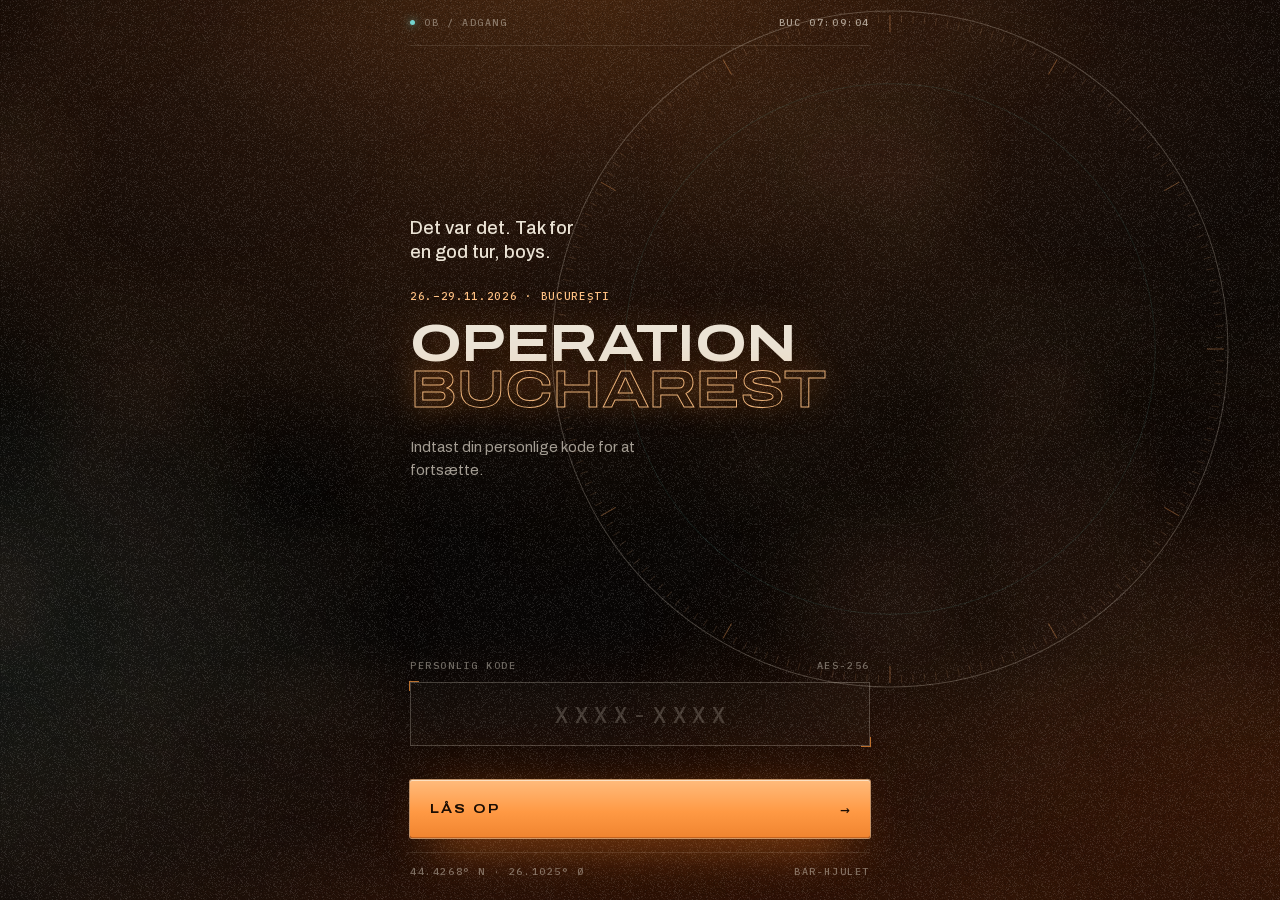
<file: index.html>
<!DOCTYPE html>
<html lang="da">
<head>
  <meta charset="utf-8">
  <meta name="viewport" content="width=device-width, initial-scale=1, viewport-fit=cover">
  <meta name="apple-mobile-web-app-capable" content="yes">
  <meta name="mobile-web-app-capable" content="yes">
  <meta name="apple-mobile-web-app-status-bar-style" content="black-translucent">
  <meta name="apple-mobile-web-app-title" content="Bucharest">
  <meta name="theme-color" content="#070605">
  <meta name="format-detection" content="telephone=no">
  <meta name="robots" content="noindex, nofollow">
  <title>Operation Bucharest</title>
  <link rel="manifest" href="manifest.webmanifest">
  <link rel="apple-touch-icon" href="icon-180.png">
  <link rel="icon" type="image/png" href="icon-192.png">
  <link rel="preload" href="fonts/archivo-100-900-latin.woff2" as="font" type="font/woff2" crossorigin>
  <link rel="preload" href="fonts/archivo-narrow-400-700-latin.woff2" as="font" type="font/woff2" crossorigin>
  <link rel="preload" href="fonts/ibm-plex-mono-500-latin.woff2" as="font" type="font/woff2" crossorigin>
  <link rel="stylesheet" href="fonts/fonts.css">
  <style>
    /* VOICE: a quiet mission terminal at the edge of a dust storm; few words, exact numbers
       IDEA: an instrument for deciding, glowing through orange haze
       PICTURE: the glass wheel, lit from behind like a sun through dust
       COLOUR and TYPE: warm near-black, amber glow, cold teal hairlines, bone text;
                        Archivo (wide) for titles, Archivo Narrow on the wheel, IBM Plex Mono for readouts
       LAYOUT: one screen at a time; readout bars top and bottom, hairline rules, wide margins */
    :root {
      --bg: #070605;
      --bone: #ebe3d5; --bone-2: rgba(235,227,213,.68); --bone-3: rgba(235,227,213,.44); --bone-4: rgba(235,227,213,.22);
      --line: rgba(235,227,213,.12); --line-2: rgba(235,227,213,.24);
      --amber: #ff9a3d; --amber-hi: #ffc285; --amber-deep: #c45a1c;
      --teal: #74d4cf; --teal-2: rgba(116,212,207,.5);
      --err: #ff7f61;
      --f-wide: 'Archivo', 'Helvetica Neue', Arial, sans-serif;
      --f-narrow: 'Archivo Narrow', 'Arial Narrow', sans-serif;
      --f-mono: 'IBM Plex Mono', ui-monospace, Menlo, monospace;
      --ease: cubic-bezier(.2,.75,0,1);
      --hair: 1px;
      --pad: clamp(16px, 5.4vw, 28px);
      color-scheme: dark;
    }
    @media (min-resolution: 2dppx) { :root { --hair: .5px; --line: rgba(235,227,213,.2); --line-2: rgba(235,227,213,.34); } }
    *, *::before, *::after { margin: 0; padding: 0; box-sizing: border-box; }
    [hidden] { display: none !important; }
    html, body {
      height: 100%; overflow: hidden; background: var(--bg); color: var(--bone);
      font-family: var(--f-wide); -webkit-font-smoothing: antialiased; -moz-osx-font-smoothing: grayscale;
      -webkit-tap-highlight-color: transparent; user-select: none; -webkit-user-select: none; touch-action: manipulation;
      -webkit-text-size-adjust: 100%;
    }
    input { user-select: text; -webkit-user-select: text; }
    button { font-family: inherit; color: inherit; }
    button:focus-visible, input:focus-visible, a:focus-visible { outline: 1px solid var(--teal); outline-offset: 3px; }
    .mono { font-family: var(--f-mono); font-weight: 500; text-transform: uppercase; letter-spacing: .16em; }

    /* ── Atmosphere: dust haze, drifting light, film grain ── */
    .atmos {
      position: fixed; inset: 0; z-index: 0; pointer-events: none; overflow: hidden;
      background:
        radial-gradient(140% 60% at 50% 112%, rgba(150,62,18,.55) 0%, rgba(70,26,8,.32) 38%, transparent 70%),
        linear-gradient(180deg, #0b0807 0%, #070605 50%, #0a0605 100%);
    }
    .haze { position: absolute; border-radius: 50%; will-change: transform; }
    .haze.a { width: 150vmax; height: 105vmax; left: -30vmax; top: -62vmax;
      background: radial-gradient(closest-side, rgba(255,136,48,.30), rgba(255,118,40,.10) 52%, transparent);
      animation: driftA 47s ease-in-out infinite alternate; }
    .haze.b { width: 125vmax; height: 90vmax; right: -70vmax; bottom: -42vmax;
      background: radial-gradient(closest-side, rgba(204,86,24,.34), rgba(150,58,18,.10) 58%, transparent);
      animation: driftB 61s ease-in-out infinite alternate; }
    .haze.c { width: 95vmax; height: 70vmax; left: -58vmax; top: 34%;
      background: radial-gradient(closest-side, rgba(96,196,204,.10), transparent);
      animation: driftC 73s ease-in-out infinite alternate; }
    @keyframes driftA { to { transform: translate3d(14vmax, 8vmax, 0) scale(1.1); } }
    @keyframes driftB { to { transform: translate3d(-16vmax, -6vmax, 0) scale(1.14); } }
    @keyframes driftC { to { transform: translate3d(12vmax, -10vmax, 0) scale(1.2); } }
    .dust {
      position: absolute; left: 0; top: -15%; height: 130%; width: calc(100% + 900px);
      background-image: var(--dust, none); background-size: 900px 900px; opacity: .9;
      will-change: transform; animation: dust 110s linear infinite;
    }
    @keyframes dust { to { transform: translate3d(-900px, 0, 0); } }
    .grain {
      position: absolute; inset: -128px; background-image: var(--grain, none); background-size: 128px 128px;
      opacity: .42; will-change: transform; animation: grain 1s steps(1) infinite;
    }
    @keyframes grain {
      0% { transform: translate3d(0,0,0); } 12% { transform: translate3d(-37px,21px,0); } 25% { transform: translate3d(19px,-46px,0); }
      37% { transform: translate3d(-61px,-9px,0); } 50% { transform: translate3d(44px,33px,0); } 62% { transform: translate3d(-12px,58px,0); }
      75% { transform: translate3d(66px,-27px,0); } 87% { transform: translate3d(-49px,-52px,0); }
    }
    .vignette { position: absolute; inset: 0; background: radial-gradient(120% 85% at 50% 42%, transparent 50%, rgba(0,0,0,.6) 100%); }

    /* ── Screens ── */
    .screens { position: fixed; inset: 0; z-index: 1; }
    .screen {
      position: absolute; inset: 0; display: flex; justify-content: center;
      padding: env(safe-area-inset-top) calc(var(--pad) + env(safe-area-inset-right)) calc(env(safe-area-inset-bottom) + 10px) calc(var(--pad) + env(safe-area-inset-left));
      opacity: 0; visibility: hidden; pointer-events: none; transform: translate3d(0, 16px, 0) scale(.985);
      transition: opacity .6s var(--ease), transform .8s var(--ease), visibility 0s linear .6s;
    }
    .screen.on { opacity: 1; visibility: visible; pointer-events: auto; transform: none;
      transition: opacity .9s var(--ease) .1s, transform 1.1s var(--ease) .1s, visibility 0s; }
    .col { width: 100%; max-width: 460px; height: 100%; display: flex; flex-direction: column; min-height: 0; }
    .screen.on .rise { animation: rise 1.1s var(--ease) both; animation-delay: calc(var(--i, 0) * 70ms + 120ms); }
    @keyframes rise { from { opacity: 0; transform: translate3d(0, 14px, 0); filter: blur(4px); } to { opacity: 1; transform: none; filter: none; } }

    /* Readout bars */
    .bar {
      flex: none; display: flex; align-items: center; justify-content: space-between; gap: 12px;
      min-height: 46px; font: 500 10px/1.2 var(--f-mono); letter-spacing: .16em; text-transform: uppercase;
      color: var(--bone-3); border-bottom: var(--hair) solid var(--line); white-space: nowrap;
    }
    .bar.foot { border-bottom: 0; border-top: var(--hair) solid var(--line); min-height: 38px; }
    .bar b { color: var(--bone-2); font-weight: 500; }
    .bar .amb { color: var(--amber-hi); }
    .live { display: inline-block; width: 5px; height: 5px; border-radius: 50%; margin-right: 9px; vertical-align: 1px;
      background: var(--teal); box-shadow: 0 0 8px var(--teal); animation: live 2.6s ease-in-out infinite; }
    @keyframes live { 50% { opacity: .35; } }

    /* Buttons */
    .btn {
      position: relative; display: flex; align-items: center; justify-content: space-between; gap: 12px;
      width: 100%; min-height: 58px; padding: 0 20px; border: 0; border-radius: 2px; cursor: pointer;
      font: 650 13px/1 var(--f-wide); font-stretch: 118%; letter-spacing: .16em; text-transform: uppercase;
      -webkit-appearance: none; appearance: none;
      transition: transform .25s var(--ease), filter .25s, box-shadow .4s, opacity .3s;
    }
    .btn .arr { font: 500 16px/1 var(--f-mono); letter-spacing: 0; }
    .btn.primary {
      color: #1b0d03;
      background: linear-gradient(180deg, #ffbb7c 0%, #ff9944 55%, #f0842f 100%);
      box-shadow: inset 0 1px 0 rgba(255,238,215,.75), inset 0 -1px 0 rgba(110,36,0,.35),
                  0 0 0 var(--hair) rgba(255,196,140,.7), 0 22px 50px -22px rgba(255,128,36,.95), 0 0 60px -20px rgba(255,128,36,.5);
    }
    .btn:active { transform: scale(.985); filter: brightness(1.08); }
    .btn:disabled { opacity: .5; cursor: default; transform: none; filter: saturate(.6); }
    .sq {
      flex: none; width: 44px; height: 44px; display: inline-flex; align-items: center; justify-content: center; cursor: pointer;
      background: rgba(235,227,213,.03); border: 0; border-radius: 2px; color: var(--bone-2);
      box-shadow: inset 0 0 0 var(--hair) var(--line-2); transition: color .25s, box-shadow .25s, transform .2s;
    }
    .sq:active { transform: scale(.94); color: var(--amber-hi); box-shadow: inset 0 0 0 var(--hair) rgba(255,154,61,.6); }
    .sq svg { width: 18px; height: 18px; }

    /* ── Login ── */
    .login-main { flex: 1; display: flex; flex-direction: column; justify-content: center; position: relative; min-height: 0; padding: 18px 0; }
    .ghost {
      position: absolute; z-index: -1; pointer-events: none; width: min(150vw, 680px); aspect-ratio: 1;
      right: calc(-1 * min(78vw, 360px)); top: 50%; margin-top: calc(-1 * min(75vw, 340px)); opacity: .9;
      animation: ghost 240s linear infinite;
    }
    @keyframes ghost { to { transform: rotate(360deg); } }
    /* Trip status (menu.js tripStart / tripEnd): a countdown, then NU, then a goodbye */
    .trip { margin-bottom: 24px; }
    .trip-k { display: block; font-size: 10px; color: var(--bone-3); margin-bottom: 10px; }
    .trip-cd { display: flex; gap: clamp(16px, 5.4vw, 26px); }
    .trip-cd span { display: flex; flex-direction: column; gap: 7px; }
    .trip-cd b { font: 500 clamp(26px, 8.2vw, 34px)/1 var(--f-mono); letter-spacing: .02em; color: var(--bone); font-variant-numeric: tabular-nums;
      text-shadow: 0 0 26px rgba(255,140,50,.3); }
    .trip-cd i { font: 500 9px/1 var(--f-mono); font-style: normal; letter-spacing: .16em; text-transform: uppercase; color: var(--bone-3); }
    .trip-now { display: flex; align-items: center; gap: 14px; font-weight: 700; font-stretch: 125%; font-size: clamp(34px, 11vw, 46px); line-height: 1;
      color: var(--amber-hi); text-shadow: 0 0 34px rgba(255,140,50,.6); }
    .trip-now::before, .trip-line .nu::before { content: ''; flex: none; width: 8px; height: 8px; border-radius: 50%;
      background: var(--amber); box-shadow: 0 0 12px var(--amber); animation: live 2.6s ease-in-out infinite; }
    .trip-bye { font-size: 18px; line-height: 1.35; font-weight: 500; color: var(--bone); max-width: 26ch; text-wrap: balance; }
    .trip-line { margin-top: 12px; font: 500 10.5px/1.4 var(--f-mono); letter-spacing: .16em; text-transform: uppercase; color: var(--bone-3); }
    .trip-line b { color: var(--amber-hi); font-weight: 500; }
    .trip-line .nu { display: inline-flex; align-items: center; gap: 9px; font-size: 13px; }
    .trip-line .nu::before { width: 6px; height: 6px; }
    .trip-line.bye { font: 500 15px/1.35 var(--f-wide); letter-spacing: 0; text-transform: none; color: var(--amber-hi); }
    .trip-line:not([hidden]) + .ask { margin-top: 6px; }
    .kicker { font-size: 10.5px; color: var(--bone-3); margin-bottom: 18px; }
    .kicker b { color: var(--amber-hi); font-weight: 500; }
    .title {
      font-weight: 640; font-stretch: 125%; text-transform: uppercase; line-height: .9; letter-spacing: -.012em;
      font-size: clamp(30px, 10.1vw, 52px); color: var(--bone);
      text-shadow: 0 0 40px rgba(255,140,50,.28);
    }
    .title span { display: block; }
    .title span + span { color: transparent; -webkit-text-stroke: var(--hair) rgba(255,194,133,.9); text-shadow: 0 0 30px rgba(255,140,50,.35); }
    @supports not (-webkit-text-stroke: 1px) { .title span + span { color: var(--amber-hi); } }
    .lede { margin-top: 22px; font-size: 15px; line-height: 1.5; color: var(--bone-2); max-width: 30ch; font-weight: 400; }
    .login-form { flex: none; padding: 8px 0 14px; }
    .field-label { display: flex; justify-content: space-between; font-size: 10px; color: var(--bone-3); margin-bottom: 10px; }
    .field-wrap { position: relative; }
    .field-wrap::before, .field-wrap::after {
      content: ''; position: absolute; width: 10px; height: 10px; pointer-events: none; transition: border-color .3s;
      border-color: rgba(255,154,61,.7); border-style: solid; border-width: 0;
    }
    .field-wrap::before { left: -1px; top: -1px; border-left-width: 1px; border-top-width: 1px; }
    .field-wrap::after { right: -1px; bottom: -1px; border-right-width: 1px; border-bottom-width: 1px; }
    .field {
      display: block; width: 100%; height: 64px; padding: 0 12px 0 calc(12px + .3em);
      background: rgba(235,227,213,.025); border: 0; border-radius: 0; outline: none; color: var(--bone);
      box-shadow: inset 0 0 0 var(--hair) var(--line-2);
      font: 500 22px/1 var(--f-mono); letter-spacing: .3em; text-align: center; text-transform: uppercase;
      -webkit-appearance: none; appearance: none; transition: box-shadow .35s, background .35s;
    }
    .field::placeholder { color: var(--bone-4); }
    .field:focus { background: rgba(255,140,50,.045); box-shadow: inset 0 0 0 var(--hair) rgba(255,154,61,.65), 0 0 46px -12px rgba(255,130,40,.55); }
    .field:focus-visible { outline: none; }
    .field.invalid { box-shadow: inset 0 0 0 var(--hair) var(--err); animation: shake .45s ease; }
    @keyframes shake { 20%,60% { transform: translateX(-6px); } 40%,80% { transform: translateX(6px); } }
    .err { min-height: 34px; padding-top: 10px; font: 500 11px/1.4 var(--f-mono); letter-spacing: .1em; text-transform: uppercase; color: var(--err); opacity: 0; transition: opacity .25s; }
    .err.show { opacity: 1; }
    .a2hs { display: none; margin-top: 14px; font-size: 13px; line-height: 1.5; color: var(--bone-3); }
    .a2hs.show { display: block; }

    /* ── Wheel screen ── */
    .head { flex: none; padding-top: 16px; }
    .hello-row { display: flex; align-items: center; justify-content: space-between; gap: 12px; }
    .hello { font-size: 10.5px; color: var(--bone-3); overflow: hidden; text-overflow: ellipsis; white-space: nowrap; }
    .hello b { color: var(--bone); font-weight: 500; }
    .head-btns { display: flex; gap: 8px; flex: none; }
    .today {
      margin-top: 10px; white-space: nowrap; overflow: hidden;
      font-weight: 620; font-stretch: 112%; font-size: 30px; line-height: 1.05; letter-spacing: -.01em;
    }
    .today .d { color: var(--bone); }
    .today .sep { color: var(--bone-3); font-weight: 300; margin: 0 .22em; }
    .today .c { color: var(--amber-hi); text-shadow: 0 0 26px rgba(255,140,50,.5); }
    .status { margin-top: 10px; min-height: 14px; font-size: 10px; color: var(--bone-3); white-space: nowrap; overflow: hidden; text-overflow: ellipsis; }
    .status .amb { color: var(--amber-hi); }
    .status .teal { color: var(--teal); }
    .wheel-area { flex: 1 1 0; min-height: 0; display: grid; place-items: center; container-type: size; padding: 6px 0; margin: 0 calc(10px - var(--pad)); }
    .stage { --s: min(100cqw, 98cqh, 520px); position: relative; width: var(--s); height: var(--s); }
    @supports not (width: 1cqw) { .stage { --s: min(92vw, 48vh, 480px); } }
    .halo {
      position: absolute; inset: -22%; border-radius: 50%; pointer-events: none; opacity: .7; will-change: opacity;
      background: radial-gradient(closest-side, rgba(255,150,60,.42) 0%, rgba(255,130,44,.30) 38%, rgba(255,112,34,.12) 62%, rgba(255,110,30,.03) 80%, transparent);
      transition: opacity 1.6s var(--ease); animation: breathe 7s ease-in-out infinite alternate;
    }
    .stage.spinning .halo { animation: none; }
    @keyframes breathe { from { opacity: .58; } to { opacity: .8; } }
    .bezel, .ghost svg { position: absolute; inset: 0; width: 100%; height: 100%; overflow: visible; }
    .disc { position: absolute; left: 5%; top: 5%; width: 90%; height: 90%; border-radius: 50%; }
    #wheel { will-change: transform; transform: translateZ(0); }
    .glass {
      pointer-events: none;
      background:
        radial-gradient(90% 60% at 32% 10%, rgba(255,240,225,.13), rgba(255,240,225,.03) 40%, transparent 62%),
        conic-gradient(from 200deg, transparent 0deg, rgba(116,212,207,.06) 45deg, transparent 100deg, rgba(255,160,80,.06) 210deg, transparent 270deg);
      box-shadow: inset 0 0 0 var(--hair) rgba(255,230,205,.32), inset 0 0 34px rgba(0,0,0,.55), 0 0 0 1px rgba(0,0,0,.6), 0 30px 80px -20px rgba(0,0,0,.9);
    }
    .shimmer {
      pointer-events: none; opacity: 0; overflow: hidden; will-change: transform, opacity;
      background: conic-gradient(from 0deg,
        transparent 0deg, rgba(255,205,160,.0) 20deg, rgba(255,205,160,.14) 48deg, rgba(150,236,230,.10) 62deg, transparent 92deg,
        transparent 180deg, rgba(255,205,160,.10) 228deg, rgba(150,236,230,.08) 240deg, transparent 270deg, transparent 360deg);
      transition: opacity 1.2s var(--ease);
    }
    .stage.spinning .shimmer { opacity: 1; animation: sheen 2.6s linear infinite; }
    @keyframes sheen { to { transform: rotate(-360deg); } }
    .flash { pointer-events: none; opacity: 0; box-shadow: 0 0 0 1.5px rgba(255,194,133,.9), 0 0 40px rgba(255,140,50,.6); }
    .stage.won .flash { animation: flash 1.6s var(--ease) both; }
    @keyframes flash { from { opacity: .9; transform: scale(1); } to { opacity: 0; transform: scale(1.16); } }
    .pointer {
      position: absolute; left: 50%; top: 1.5%; width: 7%; min-width: 18px; max-width: 30px; aspect-ratio: 18 / 38;
      transform: translateX(-50%); transform-origin: 50% 12%; z-index: 3; overflow: visible;
      filter: drop-shadow(0 0 6px rgba(255,140,50,.85)) drop-shadow(0 4px 6px rgba(0,0,0,.6));
    }
    .hub {
      position: absolute; left: 50%; top: 50%; width: 20.5%; height: 20.5%; z-index: 2; transform: translate(-50%, -50%);
      border: 0; border-radius: 50%; cursor: pointer; color: var(--amber-hi);
      background: radial-gradient(circle at 50% 30%, #2b2019 0%, #120d0a 62%, #0a0706 100%);
      box-shadow: inset 0 0 0 var(--hair) rgba(255,220,190,.4), inset 0 1px 0 rgba(255,235,215,.22),
                  0 0 0 5px rgba(7,6,5,.92), 0 0 0 6px rgba(255,154,61,.5), 0 0 40px rgba(255,130,40,.38), 0 14px 30px rgba(0,0,0,.65);
      font: 500 clamp(10px, 2.9vw, 13px)/1 var(--f-mono); letter-spacing: .32em; text-indent: .32em;
      transition: transform .25s var(--ease), box-shadow .5s, color .4s;
    }
    .hub::after { content: ''; position: absolute; inset: 18%; border-radius: 50%; box-shadow: inset 0 0 0 var(--hair) rgba(116,212,207,.35); pointer-events: none; }
    .hub:active { transform: translate(-50%, -50%) scale(.95); }
    .hub:disabled { cursor: default; color: var(--bone-3); }
    .stage.spinning .hub { box-shadow: inset 0 0 0 var(--hair) rgba(255,220,190,.4), 0 0 0 5px rgba(7,6,5,.92), 0 0 0 6px rgba(255,154,61,.85), 0 0 60px rgba(255,130,40,.6), 0 14px 30px rgba(0,0,0,.65); }
    .wheel-foot { flex: none; padding: 4px 0 8px; }
    .recent { margin-top: 12px; min-height: 14px; font-size: 9.5px; color: var(--bone-3); white-space: nowrap; overflow: hidden; text-overflow: ellipsis; text-align: center; }
    .recent b { color: var(--bone-2); font-weight: 500; }

    /* ── Result sheet ── */
    .sheet-overlay { position: fixed; inset: 0; z-index: 500; background: rgba(5,4,3,.62); opacity: 0; pointer-events: none; transition: opacity .5s var(--ease); }
    .sheet-overlay.show { opacity: 1; pointer-events: auto; }
    .sheet {
      position: absolute; left: 0; right: 0; bottom: 0; max-width: 520px; margin: 0 auto;
      padding: 0 calc(var(--pad) + env(safe-area-inset-right)) calc(18px + env(safe-area-inset-bottom)) calc(var(--pad) + env(safe-area-inset-left));
      background: linear-gradient(180deg, rgba(24,18,14,.97) 0%, rgba(10,8,7,.99) 100%);
      box-shadow: inset 0 var(--hair) 0 rgba(255,154,61,.7), 0 -30px 80px -20px rgba(255,120,40,.28);
      transform: translate3d(0, 104%, 0); transition: transform .7s var(--ease);
    }
    .sheet::before { content: ''; position: absolute; left: 50%; top: 0; width: 120px; height: 1px; margin-left: -60px; background: var(--amber-hi); box-shadow: 0 0 16px 2px rgba(255,140,50,.7); }
    .sheet-overlay.show .sheet { transform: none; }
    .sheet-bar { display: flex; justify-content: space-between; gap: 12px; padding: 16px 0 14px; border-bottom: var(--hair) solid var(--line); font-size: 10px; color: var(--bone-3); white-space: nowrap; }
    .sheet-bar .amb { color: var(--amber-hi); }
    .res-who { margin-top: 22px; font-size: 14px; color: var(--bone-2); }
    .res-label {
      margin: 10px 0 12px; font-weight: 600; font-stretch: 112%; font-size: clamp(28px, 8.6vw, 40px); line-height: 1.04; letter-spacing: -.012em;
      overflow-wrap: anywhere; text-wrap: balance; color: #fff4e8; text-shadow: 0 0 34px rgba(255,140,50,.45);
    }
    .res-cat { font-size: 10.5px; color: var(--amber-hi); margin-bottom: 26px; }
    .res-cat span { color: var(--bone-3); }
    .result-btn-row { display: flex; gap: 10px; }
    .result-btn-row .btn { flex: 1; width: auto; }
    .result-btn-row .sq { width: 58px; height: 58px; }
    .sheet-overlay.show .sheet > * { animation: rise .9s var(--ease) both; }
    .sheet-overlay.show .sheet > :nth-child(2) { animation-delay: .08s; }
    .sheet-overlay.show .sheet > :nth-child(3) { animation-delay: .16s; }
    .sheet-overlay.show .sheet > :nth-child(4) { animation-delay: .22s; }
    .sheet-overlay.show .sheet > :nth-child(5) { animation-delay: .28s; }
    .sheet-overlay.show .sheet > :nth-child(6) { animation-delay: .32s; }

    /* ── "Bestil på rumænsk": a quiet button on the result sheet, and a bright card to show the bartender ── */
    .btn.outline { color: var(--amber-hi); background: rgba(255,140,50,.06); box-shadow: inset 0 0 0 var(--hair) rgba(255,154,61,.65); }
    .btn.outline:active { background: rgba(255,140,50,.13); }
    .ro-open { min-height: 52px; margin-bottom: 10px; letter-spacing: .1em; font-stretch: 106%; }
    .ro-open > span:first-child { white-space: nowrap; }
    .ro-flag { font-size: 1.25em; letter-spacing: 0; margin-right: .55em; vertical-align: -.08em; }
    .ro-view {
      position: fixed; inset: 0; z-index: 800; display: flex; flex-direction: column;
      padding: calc(env(safe-area-inset-top) + 16px) calc(var(--pad) + env(safe-area-inset-right)) calc(env(safe-area-inset-bottom) + 16px) calc(var(--pad) + env(safe-area-inset-left));
      background: #fbf7ef; color: #0b0907; opacity: 0; transition: opacity .22s ease;
    }
    .ro-view.show { opacity: 1; }
    .ro-view:focus { outline: none; }
    .ro-top { flex: none; display: flex; align-items: center; min-height: 28px; font: 600 11px/1.2 var(--f-mono); letter-spacing: .14em; text-transform: uppercase; color: #5b534a; }
    .ro-top .ro-flag { font-size: 20px; }
    .ro-main { flex: 1 1 auto; min-height: 0; display: flex; flex-direction: column; justify-content: center; gap: 18px; padding: 12px 0; overflow: hidden; }
    .ro-text { font-family: var(--f-wide); font-weight: 700; font-stretch: 100%; font-size: 40px; line-height: 1.12; letter-spacing: -.008em; color: #0b0907; overflow: hidden; }
    .ro-text.squeeze { overflow-wrap: anywhere; }
    .ro-da { flex: none; font-size: 15px; line-height: 1.4; color: #4f483f; }
    .ro-hint { flex: none; margin: 0 0 10px; text-align: center; font: 600 12px/1.4 var(--f-wide); color: #8a3412; }
    .ro-btns { flex: none; display: flex; gap: 10px; }
    .ro-btns button {
      flex: 1; display: inline-flex; align-items: center; justify-content: center; gap: 9px; min-height: 60px; padding: 0 10px;
      border: 0; border-radius: 4px; cursor: pointer; font: 700 14px/1 var(--f-wide); letter-spacing: .07em; text-transform: uppercase; white-space: nowrap;
      -webkit-appearance: none; appearance: none; transition: transform .2s var(--ease);
    }
    .ro-btns button:active { transform: scale(.97); }
    .ro-btns button:focus-visible { outline: 2px solid #b8541a; outline-offset: 3px; }
    .ro-btns svg { width: 16px; height: 16px; flex: none; }
    .ro-play { flex: 1.55; background: #0b0907; color: #fbf7ef; }
    .ro-close { background: transparent; color: #0b0907; box-shadow: inset 0 0 0 2px #0b0907; }

    .toast {
      position: fixed; left: 50%; top: calc(env(safe-area-inset-top) + 56px); z-index: 700; pointer-events: none;
      transform: translate(-50%, -8px); opacity: 0; transition: opacity .35s, transform .5s var(--ease);
      background: rgba(16,12,10,.96); box-shadow: inset 0 0 0 var(--hair) rgba(255,154,61,.55), 0 10px 40px rgba(0,0,0,.6);
      color: var(--bone); padding: 11px 14px; font: 500 10.5px/1.3 var(--f-mono); letter-spacing: .14em; text-transform: uppercase;
      white-space: nowrap; max-width: calc(100vw - 32px); overflow: hidden; text-overflow: ellipsis;
    }
    .toast.show { opacity: 1; transform: translate(-50%, 0); }

    /* ── Choice screen: "Hvad skal du have?" ── */
    .ask { margin-top: 12px; font-weight: 640; font-stretch: 118%; font-size: clamp(26px, 8.2vw, 36px); line-height: 1.02; letter-spacing: -.01em; text-shadow: 0 0 30px rgba(255,140,50,.25); }
    .ask-sub { margin-top: 8px; font-size: 15px; line-height: 1.4; color: var(--bone-2); }
    .choose-main { flex: 1; min-height: 0; display: flex; flex-direction: column; justify-content: center; gap: 10px; padding: 14px 0; }
    .choices { display: grid; gap: 10px; }
    .choice {
      position: relative; display: grid; grid-template-columns: 26px 1fr auto; align-items: center; column-gap: 12px;
      width: 100%; min-height: clamp(62px, 10.5dvh, 88px); padding: 12px 18px; text-align: left; cursor: pointer;
      border: 0; border-radius: 2px; background: rgba(235,227,213,.035); box-shadow: inset 0 0 0 var(--hair) var(--line-2);
      transition: transform .25s var(--ease), box-shadow .3s, background .3s;
    }
    .choice:active { transform: scale(.985); background: rgba(255,140,50,.07); }
    .choice .ci { font: 500 10px/1 var(--f-mono); letter-spacing: .1em; color: var(--bone-3); }
    .choice .ct { display: flex; flex-direction: column; gap: 7px; min-width: 0; }
    .choice .cn { font-weight: 640; font-stretch: 118%; font-size: clamp(22px, 6.6vw, 28px); line-height: 1; text-transform: uppercase; color: var(--bone); }
    .choice .cs { font-size: 10px; color: var(--bone-3); }
    .choice .ca { font: 500 18px/1 var(--f-mono); color: var(--bone-3); }
    .choice.last { background: rgba(255,140,50,.075); box-shadow: inset 0 0 0 1px rgba(255,154,61,.8), 0 0 44px -14px rgba(255,130,40,.7); }
    .choice.last .cn, .choice.last .ca { color: var(--amber-hi); }
    .tag { position: absolute; top: 9px; right: 12px; font: 500 9px/1 var(--f-mono); letter-spacing: .16em; text-transform: uppercase; color: var(--amber-hi); }
    .fuckit {
      position: relative; display: grid; grid-template-columns: 1fr auto; align-items: center; column-gap: 12px;
      width: 100%; min-height: clamp(80px, 13dvh, 108px); margin-top: 6px; padding: 14px 20px; text-align: left; cursor: pointer;
      border: 0; border-radius: 2px; color: #1b0d03;
      background: linear-gradient(180deg, #ffbb7c 0%, #ff9944 55%, #f0842f 100%);
      box-shadow: inset 0 1px 0 rgba(255,238,215,.75), inset 0 -1px 0 rgba(110,36,0,.35), 0 0 0 var(--hair) rgba(255,196,140,.7),
                  0 22px 50px -22px rgba(255,128,36,.95), 0 0 70px -20px rgba(255,128,36,.6);
      transition: transform .25s var(--ease), filter .25s, box-shadow .4s;
    }
    .fuckit .fn { font-weight: 760; font-stretch: 125%; font-size: clamp(26px, 8vw, 34px); line-height: 1; text-transform: uppercase; letter-spacing: -.01em; }
    .fuckit .fs { grid-column: 1; margin-top: 9px; font-size: 10px; color: rgba(27,13,3,.72); }
    .fuckit .fa { grid-row: 1 / 3; grid-column: 2; font: 500 22px/1 var(--f-mono); }
    .fuckit .tag { color: #1b0d03; }
    .fuckit:active { transform: scale(.985); filter: brightness(1.08); }
    .fuckit.last { box-shadow: inset 0 1px 0 rgba(255,238,215,.75), 0 0 0 2px var(--bg), 0 0 0 3.5px var(--teal), 0 22px 50px -22px rgba(255,128,36,.95), 0 0 70px -20px rgba(255,128,36,.6); }
    /* ── Wheel screen: back to the choices ── */
    .skift {
      min-height: 44px; padding: 0 14px; border: 0; border-radius: 2px; cursor: pointer; font-size: 10.5px; color: var(--bone-2);
      background: rgba(235,227,213,.03); box-shadow: inset 0 0 0 var(--hair) var(--line-2); transition: opacity .3s, color .25s, box-shadow .25s;
    }
    .skift:active { color: var(--amber-hi); box-shadow: inset 0 0 0 var(--hair) rgba(255,154,61,.6); }
    .skift:disabled { opacity: .3; cursor: default; }
    /* swapping the wheel's contents (Fuck it: category wheel -> item wheel) */
    #wheel { transition: opacity .26s var(--ease), scale .34s var(--ease); }
    #wheel.swap-out { opacity: 0; scale: .86; }
    /* Spin igen: the old draw fades out over the new one */
    #wheelSnap { pointer-events: none; opacity: 0; }
    #wheelSnap.fade { transition: opacity .25s ease; }
    .sr { position: absolute; width: 1px; height: 1px; overflow: hidden; clip: rect(0 0 0 0); white-space: nowrap; }

    /* ── Greeting video (after a typed code, once per tab) ── */
    .greet { position: fixed; inset: 0; z-index: 900; background: #000; opacity: 1; transition: opacity .4s var(--ease); }
    .greet[hidden], .greet [hidden] { display: none !important; }
    .greet.out { opacity: 0; pointer-events: none; }
    .greet video { position: absolute; inset: 0; width: 100%; height: 100%; object-fit: contain; background: #000; }
    .greet:focus { outline: none; }
    .greet-tap { position: absolute; z-index: 2; left: 50%; top: 50%; transform: translate(-50%, -50%); width: min(320px, calc(100% - 2 * var(--pad))); }
    .greet-tap:active { transform: translate(-50%, -50%) scale(.985); }
    .greet-wait { position: absolute; left: 0; right: 0; bottom: calc(env(safe-area-inset-bottom) + 28px); text-align: center; font-size: 10px; color: var(--bone-3); }

    /* Short screens: give the wheel the room */
    @media (max-height: 640px) {
      .bar.foot { display: none; }
      .head { padding-top: 10px; }
      .today { margin-top: 6px; }
      .status { margin-top: 6px; }
      .login-main { padding: 10px 0; }
      .lede { margin-top: 14px; }
      .kicker { margin-bottom: 12px; }
      .recent { margin-top: 8px; }
      .trip { margin-bottom: 14px; }
      .trip-k { margin-bottom: 7px; }
      .trip-cd b { font-size: 24px; }
      .trip-now { font-size: 32px; }
      .trip-line { margin-top: 8px; }
    }
    @media (max-height: 640px) { .ask { margin-top: 8px; } .choose-main { padding: 10px 0; } .choices { gap: 8px; } }
    @media (max-height: 560px) { .lede, .ask-sub { display: none; } .btn { min-height: 52px; } .choice { min-height: 56px; } .fuckit { min-height: 70px; } }

    @media (prefers-reduced-motion: reduce) {
      .haze, .dust, .grain, .ghost, .live, .halo, .stage.spinning .shimmer, .trip-now::before, .trip-line .nu::before { animation: none !important; }
      .screen.on .rise, .sheet-overlay.show .sheet > * { animation: none; }
      .screen, .screen.on { transform: none; transition: opacity .3s, visibility 0s; }
      .stage.won .flash { animation: none; }
      #wheel { transition: none; }
      .greet { transition: none; }
      .ro-view { transition: none; }
    }
  </style>
</head>
<body>
  <div class="atmos" aria-hidden="true">
    <div class="haze a"></div><div class="haze b"></div><div class="haze c"></div>
    <div class="dust"></div>
    <div class="vignette"></div>
    <div class="grain"></div>
  </div>
  <div class="toast" id="toast" role="status" aria-live="polite"></div>

  <div class="screens" id="screens">
    <!-- LOGIN -->
    <section class="screen on" id="s-login" aria-label="Log ind">
      <div class="col">
        <header class="bar rise" style="--i:0">
          <span><i class="live"></i>OB / Adgang</span>
          <span class="js-clock"><b>BUC --:--:--</b></span>
        </header>
        <div class="login-main">
          <div class="ghost" id="ghost" aria-hidden="true"></div>
          <div class="trip rise" style="--i:1" id="tripL" role="timer" hidden></div>
          <p class="kicker mono rise" style="--i:1"><b id="tripLabel"></b></p>
          <h1 class="title rise" style="--i:2"><span>Operation</span><span>Bucharest</span></h1>
          <p class="lede rise" style="--i:3">Indtast din personlige kode for at fortsætte.</p>
        </div>
        <div class="login-form rise" style="--i:5">
          <label class="field-label mono" for="code"><span>Personlig kode</span><span>AES-256</span></label>
          <div class="field-wrap">
            <input class="field" id="code" type="text" placeholder="XXXX-XXXX" autocomplete="off" autocorrect="off" autocapitalize="characters" spellcheck="false" enterkeyhint="go">
          </div>
          <p class="err" id="codeErr" role="alert"></p>
          <button class="btn primary" id="unlockBtn"><span id="unlockTxt">Lås op</span><span class="arr" aria-hidden="true">→</span></button>
          <p class="a2hs" id="a2hs">Tip: Tryk på Del og vælg «Føj til hjemmeskærm», så åbner den som en app.</p>
        </div>
        <footer class="bar foot rise" style="--i:6">
          <span>44.4268° N · 26.1025° Ø</span>
          <span>Bar-hjulet</span>
        </footer>
      </div>
    </section>

    <!-- CHOOSE: what are you having? -->
    <section class="screen" id="s-choose" aria-label="Vælg">
      <div class="col">
        <header class="bar rise" style="--i:0">
          <span><i class="live"></i>OB / Bar-hjulet</span>
          <span class="js-clock"><b>BUC --:--:--</b></span>
        </header>
        <div class="head">
          <div class="hello-row rise" style="--i:1">
            <p class="hello mono" id="helloC"></p>
            <div class="head-btns">
              <button class="sq js-lock" aria-label="Skift kode">
                <svg viewBox="0 0 24 24" fill="none" stroke="currentColor" stroke-width="1.5" stroke-linecap="square"><rect x="5" y="11" width="14" height="9"/><path d="M8 11V8a4 4 0 0 1 8 0v3"/></svg>
              </button>
            </div>
          </div>
          <p class="trip-line rise" style="--i:2" id="tripC" role="timer" hidden></p>
          <h1 class="ask rise" style="--i:2">Hvad skal du have?</h1>
          <p class="ask-sub rise" style="--i:3">Vælg, og lad hjulet bestemme.</p>
        </div>
        <div class="choose-main rise" style="--i:4">
          <div class="choices" id="choices"></div>
          <button class="fuckit" id="fuckitBtn"><span class="fn">Fuck it</span><span class="fs mono">Hjulet vælger det hele</span><span class="fa" aria-hidden="true">→</span><span class="tag" hidden>Sidst</span></button>
        </div>
        <footer class="bar foot rise" style="--i:5">
          <span>44.4268° N · 26.1025° Ø</span>
          <span>Lige chancer</span>
        </footer>
      </div>
    </section>

    <!-- WHEEL -->
    <section class="screen" id="s-wheel" aria-label="Hjulet">
      <div class="col">
        <header class="bar rise" style="--i:0">
          <span><i class="live"></i>OB / Bar-hjulet</span>
          <span class="js-clock"><b>BUC --:--:--</b></span>
        </header>
        <div class="head">
          <div class="hello-row rise" style="--i:1">
            <button class="skift mono" id="skiftBtn" aria-label="Skift kategori">Skift ↺</button>
            <div class="head-btns">
              <button class="sq js-lock" aria-label="Skift kode">
                <svg viewBox="0 0 24 24" fill="none" stroke="currentColor" stroke-width="1.5" stroke-linecap="square"><rect x="5" y="11" width="14" height="9"/><path d="M8 11V8a4 4 0 0 1 8 0v3"/></svg>
              </button>
            </div>
          </div>
          <h1 class="today rise" style="--i:2" id="today"></h1>
          <p class="status mono rise" style="--i:3" id="status"></p>
        </div>
        <div class="wheel-area rise" style="--i:4">
          <div class="stage" id="stage">
            <div class="halo" id="halo"></div>
            <div class="bezel" id="bezel" aria-hidden="true"></div>
            <canvas class="disc" id="wheel" aria-hidden="true"></canvas>
            <canvas class="disc" id="wheelSnap" aria-hidden="true" width="0" height="0"></canvas>
            <div class="disc glass"></div>
            <div class="disc shimmer"></div>
            <div class="disc flash"></div>
            <svg class="pointer" id="pointer" viewBox="0 0 18 38" aria-hidden="true">
              <defs><linearGradient id="pg" x1="0" y1="0" x2="0" y2="1"><stop offset="0" stop-color="#ffe2c2"/><stop offset=".5" stop-color="#ff9a3d"/><stop offset="1" stop-color="#c45a1c"/></linearGradient></defs>
              <path d="M9 37 L2.2 8.5 L9 1 L15.8 8.5 Z" fill="url(#pg)"/>
              <path d="M9 4 V32" stroke="#1b0d03" stroke-width=".8" opacity=".55"/>
            </svg>
            <button class="hub" id="hub" aria-label="Spin hjulet">SPIN</button>
          </div>
        </div>
        <div class="wheel-foot rise" style="--i:5">
          <button class="btn primary" id="spinBtn"><span id="spinTxt">Spin hjulet</span><span class="arr" aria-hidden="true">↻</span></button>
          <p class="recent mono" id="recent"></p>
        </div>
        <footer class="bar foot rise" style="--i:6">
          <span>44.4268° N · 26.1025° Ø</span>
          <span>Lige chancer</span>
        </footer>
      </div>
    </section>
  </div>

  <!-- RESULT -->
  <div class="sheet-overlay" id="resultOverlay">
    <div class="sheet" role="dialog" aria-modal="true" aria-labelledby="resLabel">
      <div class="sheet-bar mono"><span id="resMeta"></span><span class="amb" id="resTag"></span></div>
      <p class="res-who" id="resWho"></p>
      <h2 class="res-label" id="resLabel"></h2>
      <p class="res-cat mono" id="resCat"></p>
      <button class="btn outline ro-open" id="roBtn"><span><span class="ro-flag" aria-hidden="true">🇷🇴</span>Bestil på rumænsk</span><span class="arr" aria-hidden="true">→</span></button>
      <div class="result-btn-row">
        <button class="btn primary" id="againBtn"><span>Spin igen</span><span class="arr" aria-hidden="true">↻</span></button>
        <button class="sq" id="shareBtn" aria-label="Del resultat">
          <svg viewBox="0 0 24 24" fill="none" stroke="currentColor" stroke-width="1.5" stroke-linecap="square"><path d="M5 12v8h14v-8"/><path d="M12 15V3"/><path d="M7.5 7.5 12 3l4.5 4.5"/></svg>
        </button>
      </div>
    </div>
  </div>
  <p class="sr" id="live" aria-live="assertive"></p>

  <!-- Order in Romanian: a card to show the bartender, read aloud (audio/ro, made by tools/make_ro_audio.py) -->
  <div class="ro-view" id="roView" role="dialog" aria-modal="true" aria-labelledby="roText" aria-describedby="roDa" tabindex="-1" hidden>
    <div class="ro-top"><span class="ro-flag" aria-hidden="true">🇷🇴</span>Vis til bartenderen</div>
    <div class="ro-main" id="roMain">
      <p class="ro-text" id="roText" lang="ro"></p>
      <p class="ro-da" id="roDa" lang="da"></p>
    </div>
    <p class="ro-hint" id="roHint" role="status" hidden>Slå lydløs fra for at høre den</p>
    <div class="ro-btns">
      <button class="ro-play" id="roPlay"><svg viewBox="0 0 16 16" aria-hidden="true"><path d="M3.5 1.8v12.4L13.6 8z" fill="currentColor"/></svg>Afspil igen</button>
      <button class="ro-close" id="roClose">Luk</button>
    </div>
    <audio id="roAudio" preload="none"></audio>
  </div>

  <!-- Greeting video: after a typed code, once per tab, cannot be skipped. Decrypted with the code (assets/greeting). -->
  <div class="greet" id="greet" role="dialog" aria-modal="true" aria-label="Velkomstvideo" tabindex="-1" hidden>
    <video id="greetVideo" playsinline webkit-playsinline preload="auto" disablepictureinpicture disableremoteplayback></video>
    <p class="greet-wait mono" id="greetWait">Dekrypterer velkomst…</p>
    <button class="btn primary greet-tap" id="greetTap" hidden><span>Tryk for at afspille</span><span class="arr" aria-hidden="true">▶</span></button>
  </div>

  <script src="menu.js"></script>
  <script src="data.js"></script>
  <script>
  {
    const $ = id => document.getElementById(id);
    const $$ = sel => document.querySelectorAll(sel);
    const M = window.OB_MENU, DATA = window.OB_DATA;
    const store = {
      get(k) { try { return localStorage.getItem(k); } catch (e) { return null; } },
      set(k, v) { try { localStorage.setItem(k, v); } catch (e) {} },
      del(k) { try { localStorage.removeItem(k); } catch (e) {} }
    };
    const KEY_CODE = 'ob_code', KEY_SOUND = 'ob_sound', KEY_MODE = 'ob_mode', KEY_HIST = 'ob_hist';
    const TAU = Math.PI * 2;
    const mod = (a, n) => ((a % n) + n) % n;
    const pad = (n, l = 2) => String(n).padStart(l, '0');
    const esc = s => String(s).replace(/[&<>"']/g, m => ({ '&': '&amp;', '<': '&lt;', '>': '&gt;', '"': '&quot;', "'": '&#39;' }[m]));
    const reducedMQ = window.matchMedia ? matchMedia('(prefers-reduced-motion: reduce)') : { matches: false };
    const wait = ms => new Promise(r => setTimeout(r, ms));
    function haptic(p = 10) { try { if (navigator.vibrate) navigator.vibrate(p); } catch (e) {} }
    function rand() { const a = new Uint32Array(1); crypto.getRandomValues(a); return a[0] / 4294967296; }

    // ── Menu (menu.js): one pool per category; "Fuck it" is a mode that uses all of them ──
    const item = x => typeof x === 'string' ? { name: x, wheel: x, ro: '' } : { name: String(x.name), wheel: String(x.wheel || x.name), ro: x.ro ? String(x.ro) : '' };
    const MODES = (M && Array.isArray(M.modes) ? M.modes : []).map(m => {
      const items = (m.items || []).map(item);
      const order = m.order && m.order.ro ? { ro: String(m.order.ro), da: String(m.order.da || '') } : null;   // "Bestil på rumænsk"
      return { id: String(m.id), name: String(m.name), items, order, sub: `${items.length} ${String(m.unit || '')}`.trim() };   // "75 mærker"
    });
    const FUCKIT = { id: 'fuckit', name: 'Fuck it' };

    // "Bestil på rumænsk": the sentence for an item and its sound file. Same rules as tools/make_ro_audio.py, which
    // makes the files: {item} in Romanian is the item's own ro text, or its name without "(…)" with " & " → " cu "
    // (lower case: "gin cu tonic"); in Danish it is the full name. The file is audio/ro/{category}-{slug of name}.mp3.
    const SLUG_LETTERS = { 'ß': 'ss', 'ø': 'o', 'Ø': 'o', 'æ': 'ae', 'Æ': 'ae', 'œ': 'oe', 'Œ': 'oe', 'ł': 'l', 'Ł': 'l', 'đ': 'd', 'Đ': 'd', 'ı': 'i' };
    const squish = s => String(s).replace(/\s+/g, ' ').trim();
    const slugOf = s => [...s].map(c => SLUG_LETTERS[c] || c).join('').normalize('NFD').replace(/\p{M}/gu, '').toLowerCase()
      .replace(/['’]/g, '').replace(/[^a-z0-9]+/g, '-').replace(/^-+|-+$/g, '');
    function roItem(x) {
      if (x.ro) return squish(x.ro);
      let s = x.name.replace(/\s*\([^)]*\)/g, '');
      if (s.includes(' & ')) s = s.split(' & ').join(' cu ').toLowerCase();
      return squish(s);
    }
    function orderPhrase(m, x) {                                          // → { ro, da, src } or null
      if (!m || !m.order || !x) return null;
      const name = squish(x.name);
      return { ro: m.order.ro.split('{item}').join(roItem(x)), da: m.order.da.split('{item}').join(name), src: `audio/ro/${m.id}-${slugOf(name)}.mp3` };
    }
    const PEOPLE = (M && M.people) || 5;
    const PER = Math.max(2, Math.min(16, Math.round(Number(M && M.perWheel)) || 12));   // slices per wheel
    const catItems = () => MODES.map(m => ({ name: m.name, wheel: m.name }));
    // Result sounds: Daiquiri → its clip, 5 times; Long Island Iced Tea → the voice clip; a shot → the voice clip 1 time
    // in 10; anything else → the usual chord. The clips are in assets/sounds (see SFX).
    const DAIQUIRI = /^daiquiri$/i, LONG_ISLAND = /^long island iced tea$/i;
    const SHOT_VOICE_ODDS = .1;
    function resultSound(name, catId) {
      name = String(name).trim();
      if (DAIQUIRI.test(name)) return 'daiquiri';
      if (LONG_ISLAND.test(name)) return 'voice';
      if (catId === 'shots' && rand() < SHOT_VOICE_ODDS) return 'voice';
      return 'win';
    }

    // ── Fair draws (crypto.getRandomValues) ──
    const pickSlice = n => Math.floor(rand() * n);                       // every slice equally likely
    function landing(idx, n, from, turns) {                              // a stop well inside slice idx (0.18–0.82 of it)
      const seg = 360 / n, p = (idx + .18 + rand() * .64) * seg;
      return from + 360 * turns + mod(-p - from, 360);
    }
    const sliceUnder = (r, n) => Math.floor(mod(-r, 360) / (360 / n)) % n;
    function sample(list, k) {                                           // k different items, in random order
      const a = list.slice(); k = Math.min(k, a.length);
      for (let i = 0; i < k; i++) { const j = i + Math.floor(rand() * (a.length - i)); [a[i], a[j]] = [a[j], a[i]]; }
      return a.slice(0, k);
    }
    // The 12 slices for one wheel: drawn from the pool, skipping the names in `avoid` where the pool allows it.
    // A pool of 12 or fewer is shown whole, in menu order.
    function drawFrom(m, avoid = []) {
      if (m.items.length <= PER) return m.items;
      const fresh = m.items.filter(x => !avoid.includes(x.name));
      if (fresh.length >= PER) return sample(fresh, PER);
      return sample(fresh.concat(sample(m.items.filter(x => avoid.includes(x.name)), PER - fresh.length)), PER);
    }
    // This person's last 3 results per category (localStorage, so a new wheel avoids them)
    function readHist() {
      try { const h = JSON.parse(store.get(KEY_HIST) || '{}'); return h && typeof h === 'object' && !Array.isArray(h) ? h : {}; }
      catch (e) { return {}; }
    }
    function lastNames(catId) {
      const me = player && readHist()[player.p], l = me && me[catId];
      return Array.isArray(l) ? l.filter(x => typeof x === 'string').slice(0, 3) : [];
    }
    function remember(catId, name) {
      if (!player) return;
      const h = readHist(), me = h[player.p] && typeof h[player.p] === 'object' && !Array.isArray(h[player.p]) ? h[player.p] : {};
      me[catId] = [name, ...lastNames(catId).filter(x => x !== name)].slice(0, 3);
      h[player.p] = me; store.set(KEY_HIST, JSON.stringify(h));
    }
    const drawItems = m => drawFrom(m, lastNames(m.id));

    // ── Bucharest clock: just a readout ──
    let clockFmt = null;
    try { clockFmt = new Intl.DateTimeFormat('en-GB', { timeZone: 'Europe/Bucharest', hour: '2-digit', minute: '2-digit', second: '2-digit', hourCycle: 'h23' }); } catch (e) {}
    function tickClock() {
      const t = clockFmt ? clockFmt.format(new Date()) : new Date().toTimeString().slice(0, 8);
      $$('.js-clock').forEach(el => { el.innerHTML = `<b>BUC ${t}</b>`; });
    }

    // ── Trip status (menu.js tripStart / tripEnd, Danish time): a countdown, then "NU", then a goodbye ──
    // Big on the login screen (before the date), one line on the choice screen.
    const TRIP_START = Date.parse(M && M.tripStart), TRIP_END = Date.parse(M && M.tripEnd);
    const TRIP_BYE = 'Det var det. Tak for en god tur, boys.';
    let tripState = '';
    function tickTrip() {
      if (!Number.isFinite(TRIP_START)) return;                          // no date in menu.js: nothing shown
      const now = Date.now();
      const state = now < TRIP_START ? 'wait' : Number.isFinite(TRIP_END) && now >= TRIP_END ? 'bye' : 'now';
      const L = $('tripL'), C = $('tripC');
      if (state !== tripState) {
        tripState = state;
        L.hidden = C.hidden = false;
        C.classList.toggle('bye', state === 'bye');
        if (state === 'wait') {
          L.innerHTML = '<span class="trip-k mono">Starter om</span><span class="trip-cd">'
            + ['dage', 'timer', 'min', 'sek'].map(u => `<span><b></b><i>${u}</i></span>`).join('') + '</span>';
          C.innerHTML = 'Starter om <b></b>';
        } else if (state === 'now') {
          L.innerHTML = '<span class="trip-now">NU</span>';
          C.innerHTML = '<b class="nu">NU</b>';
        } else {
          L.innerHTML = `<p class="trip-bye">${TRIP_BYE}</p>`;
          C.textContent = TRIP_BYE;
        }
      }
      if (state !== 'wait') return;
      const s = Math.ceil((TRIP_START - now) / 1000);                    // whole seconds left; "NU" exactly at the start
      const d = Math.floor(s / 86400), h = Math.floor(s / 3600) % 24, m = Math.floor(s / 60) % 60, x = s % 60;
      const nums = [d, h, m, x].map(n => pad(n));
      L.querySelectorAll('b').forEach((b, i) => { b.textContent = nums[i]; });
      C.querySelector('b').textContent = (d ? `${d} ${d === 1 ? 'dag' : 'dage'} · ` : '') + `${nums[1]}:${nums[2]}:${nums[3]}`;
    }

    // ── Codes: each person's entry is encrypted with their own code (PBKDF2-SHA256 + AES-GCM) ──
    const b64 = s => Uint8Array.from(atob(s), c => c.charCodeAt(0));
    const normCode = s => (s || '').normalize('NFC').toUpperCase().replace(/[^\p{L}\p{N}]/gu, '');
    async function openCode(code) {
      if (!DATA || !Array.isArray(DATA.entries)) throw new Error('nodata');
      const base = await crypto.subtle.importKey('raw', new TextEncoder().encode(code), 'PBKDF2', false, ['deriveKey']);
      const key = await crypto.subtle.deriveKey(
        { name: 'PBKDF2', salt: b64(DATA.salt), iterations: DATA.iter, hash: 'SHA-256' },
        base, { name: 'AES-GCM', length: 256 }, false, ['decrypt']);
      for (const e of DATA.entries) {
        try {
          const pt = await crypto.subtle.decrypt({ name: 'AES-GCM', iv: b64(e.iv) }, key, b64(e.ct));
          return JSON.parse(new TextDecoder().decode(pt));
        } catch (err) { /* not this entry */ }
      }
      return null;
    }

    // ── Greeting video: after a typed code, at most once per tab. The file is encrypted (assets/greeting/greeting.enc);
    //    keys.json holds its key, wrapped once per person with their own code (made by tools/encrypt-greeting.mjs).
    //    It never holds up the wheel: a missing file, a failed decryption or a slow load just skips it (logged to the console). ──
    const GREET = (() => {
      const DIR = 'assets/greeting/', KEY_SEEN = 'ob_greet', WAIT_MS = 6000;
      const el = $('greet'), video = $('greetVideo'), tapBtn = $('greetTap'), waitEl = $('greetWait');
      let files = null, failed = false, busy = false;
      const seen = () => { try { return sessionStorage.getItem(KEY_SEEN) === '1'; } catch (e) { return false; } };
      const markSeen = () => { try { sessionStorage.setItem(KEY_SEEN, '1'); } catch (e) {} };
      const usable = () => !!(window.crypto && crypto.subtle && window.URL && URL.createObjectURL && window.Blob);
      const skipped = err => console.info('Velkomstvideo springes over:', (err && err.message) || err);

      // Fetch both files while the login screen shows (keys.json first, so a missing setup costs one small request)
      function prefetch() {
        if (files || seen() || !usable()) return;
        const get = (name, as) => fetch(DIR + name).then(r => { if (!r.ok) throw new Error(`${name}: HTTP ${r.status}`); return r[as](); });
        files = get('keys.json', 'json').then(keys => get('greeting.enc', 'arrayBuffer').then(enc => ({ keys, enc })));
        files.catch(err => { failed = true; skipped(err); });
      }
      // Called inside the login tap / Enter: starting the (still empty) video element here lets the later play() count as
      // started by the user, so iPhone Safari can play it with sound without a second tap
      function prime() {
        if (seen() || failed || busy || !usable()) return;
        prefetch();
        try { const pr = video.play(); if (pr && pr.catch) pr.catch(() => {}); video.pause(); } catch (e) {}
      }
      async function open(code, p) {
        const { keys, enc } = await files;
        const e = keys && keys.people && keys.people[p];
        if (!e) throw new Error(`ingen nøgle til person ${p} i keys.json`);
        const base = await crypto.subtle.importKey('raw', new TextEncoder().encode(code), 'PBKDF2', false, ['deriveKey']);
        const wk = await crypto.subtle.deriveKey({ name: 'PBKDF2', salt: b64(e.salt), iterations: keys.iter, hash: 'SHA-256' },
          base, { name: 'AES-GCM', length: 256 }, false, ['decrypt']);
        const raw = await crypto.subtle.decrypt({ name: 'AES-GCM', iv: b64(e.iv) }, wk, b64(e.key));
        const vk = await crypto.subtle.importKey('raw', raw, 'AES-GCM', false, ['decrypt']);
        const mp4 = await crypto.subtle.decrypt({ name: 'AES-GCM', iv: b64(keys.iv) }, vk, enc);
        return new Blob([mp4], { type: keys.type || 'video/mp4' });
      }

      // Show it for person p, whose code was just accepted. It cannot be skipped. Returns null when there is nothing to show,
      // else a promise that resolves when it is over, as the overlay starts to fade: true if it played to the end,
      // false if it could not be shown.
      function play(code, p) {
        if (seen() || failed || busy || !files || !usable()) return null;
        busy = true;
        return new Promise(resolve => {
          let url = '', over = false, ready = false;
          const screens = $('screens');
          function finish(fade, err) {
            if (over) return; over = true;
            if (err) skipped(err);
            markSeen();                                                  // counted once it is over, so a reload half-way shows it again
            clearTimeout(timer);
            document.removeEventListener('keydown', onKey, true);
            document.removeEventListener('visibilitychange', onShow);
            video.onended = video.onerror = video.onplaying = video.onpause = null; tapBtn.onclick = null;
            try { video.pause(); } catch (e) {}
            screens.inert = false;
            resolve(!err);                                               // the next screen comes in under the fade
            const clear = () => {
              el.hidden = true; el.classList.remove('out'); busy = false;
              video.removeAttribute('src'); try { video.load(); } catch (e) {}
              if (url) URL.revokeObjectURL(url);
            };
            if (fade && !reducedMQ.matches) { el.classList.add('out'); setTimeout(clear, 420); } else clear();
          }
          // Sound needs a tap (iPhone), or the phone paused it (app switched, screen locked, a call): with no other
          // way out, offer a tap to start or carry on. Never played silent.
          function askTap() {
            if (over || video.ended) return;
            waitEl.hidden = true; tapBtn.hidden = false;
            try { tapBtn.focus({ preventScroll: true }); } catch (e) {}
          }
          function onShow() { if (!document.hidden && ready && video.paused && !video.ended && !over) video.play().catch(askTap); }
          function onKey(e) {
            if (e.key === 'Escape') { e.preventDefault(); e.stopPropagation(); }                    // no skipping
            else if (e.key === 'Tab') { e.preventDefault(); (tapBtn.hidden ? el : tapBtn).focus(); }  // focus stays in the dialog
          }
          const timer = setTimeout(() => { if (!ready) finish(false, new Error('ikke klar efter 6 s')); }, WAIT_MS);

          el.hidden = false; el.classList.remove('out'); tapBtn.hidden = true; waitEl.hidden = false;
          screens.inert = true;
          document.addEventListener('keydown', onKey, true);
          document.addEventListener('visibilitychange', onShow);
          tapBtn.onclick = () => { tapBtn.hidden = true; video.play().catch(err => finish(false, err)); };
          try { el.focus({ preventScroll: true }); } catch (e) {}
          video.onplaying = () => { waitEl.hidden = true; tapBtn.hidden = true; };
          video.onpause = () => { if (ready) askTap(); };
          video.onended = () => finish(true);
          video.onerror = () => { if (url && video.getAttribute('src') === url) finish(false, new Error('videoen kunne ikke afspilles')); };

          open(code, p).then(async blob => {
            if (over) return;
            url = URL.createObjectURL(blob);
            video.src = url;
            try { await video.play(); ready = true; }
            catch (err) {
              if (over) return;
              if (!err || err.name !== 'NotAllowedError') throw err;
              ready = true; askTap();
            }
          }).catch(err => finish(false, err));
        });
      }
      return { prefetch, prime, play };
    })();

    // ── Sound: soft, deep synth voices, generated live, and two recorded clips (assets/sounds). Always on: no mute button ──
    store.del(KEY_SOUND);                                                 // the old on/off setting, from when there was a button
    const SFX = (() => {
      let ctx = null, out = null, send = null, bus = null, drone = null, noise = null;
      // The clips: fetched at start, decoded once sound has started (the first tap). Both files are mastered loud, so they
      // play turned down; at .3 both come out equally loud (measured: about -9.5 LUFS each). A clip plays to the end;
      // only a new spin cuts it short (see clip / clipStop).
      const CLIPS = {
        daiquiri: { url: 'assets/sounds/daiquiri.mp3', gain: .3, times: 5 },                                   // 5 times back to back
        voice: { url: 'assets/sounds/voice-random-10to15precentchangesound.mp3', gain: .3, times: 1 }
      };
      let clip = null;                                                     // the clip playing now
      function decodeClips() {
        if (!ctx) return;
        for (const c of Object.values(CLIPS)) {
          if (!c.bytes || c.buf) continue;
          const bytes = c.bytes; c.bytes = null;
          try { ctx.decodeAudioData(bytes, b => { c.buf = b; }, err => console.info(`${c.url} kunne ikke afkodes`, err)); } catch (e) {}
        }
      }
      for (const c of Object.values(CLIPS)) {
        fetch(c.url).then(r => r.ok ? r.arrayBuffer() : Promise.reject(new Error('HTTP ' + r.status)))
          .then(b => { c.bytes = b; decodeClips(); }).catch(err => console.info(`${c.url}:`, (err && err.message) || err));
      }
      function impulse(sec, decay) {
        const len = Math.floor(ctx.sampleRate * sec), buf = ctx.createBuffer(2, len, ctx.sampleRate);
        for (let ch = 0; ch < 2; ch++) {
          const d = buf.getChannelData(ch); let lp = 0;
          for (let i = 0; i < len; i++) { lp += ((Math.random() * 2 - 1) - lp) * .32; d[i] = lp * Math.pow(1 - i / len, decay); }
        }
        return buf;
      }
      function init() {
        if (!ctx) {
          const AC = window.AudioContext || window.webkitAudioContext;
          if (!AC) return null;
          try { if (navigator.audioSession) navigator.audioSession.type = 'playback'; } catch (e) {}
          ctx = new AC();
          const comp = ctx.createDynamicsCompressor();
          comp.threshold.value = -16; comp.ratio.value = 3; comp.attack.value = .01; comp.release.value = .35;
          const tone = ctx.createBiquadFilter(); tone.type = 'lowpass'; tone.frequency.value = 6000;
          out = ctx.createGain(); out.gain.value = .95;
          out.connect(tone).connect(comp).connect(ctx.destination);
          bus = comp;                                              // for the sound file: same level control, no tone filter
          const verb = ctx.createConvolver(); verb.buffer = impulse(3.4, 2.4);
          send = ctx.createGain(); send.gain.value = .38;
          send.connect(verb).connect(out);
          noise = ctx.createBuffer(1, ctx.sampleRate * 2, ctx.sampleRate);
          const nd = noise.getChannelData(0); for (let i = 0; i < nd.length; i++) nd[i] = Math.random() * 2 - 1;
        }
        if (ctx.state === 'suspended') ctx.resume().catch(() => {});
        decodeClips();
        return ctx;
      }
      const live = () => ctx && ctx.state !== 'closed';
      function route(node, wet = .25) { node.connect(out); if (wet) { const g = ctx.createGain(); g.gain.value = wet; node.connect(g).connect(send); } }
      function env(g, t, a, peak, d) {
        g.gain.setValueAtTime(.0001, t);
        g.gain.exponentialRampToValueAtTime(peak, t + a);
        g.gain.exponentialRampToValueAtTime(.0001, t + a + d);
      }
      function voice({ type = 'sine', f, f2, glide = .2, t, a = .01, peak = .1, d = .5, lp, q = .7, detune = 0, wet = .25 }) {
        const o = ctx.createOscillator(), g = ctx.createGain();
        o.type = type; o.frequency.setValueAtTime(f, t); o.detune.value = detune;
        if (f2) o.frequency.exponentialRampToValueAtTime(f2, t + glide);
        env(g, t, a, peak, d);
        let n = o;
        if (lp) { const fl = ctx.createBiquadFilter(); fl.type = 'lowpass'; fl.Q.value = q; fl.frequency.setValueAtTime(lp[0], t); if (lp[1]) fl.frequency.exponentialRampToValueAtTime(lp[1], t + (lp[2] || a)); if (lp[3]) fl.frequency.exponentialRampToValueAtTime(lp[3], t + a + d); n = o.connect(fl); }
        n.connect(g); route(g, wet);
        o.start(t); o.stop(t + a + d + .05);
      }
      return {
        init,
        tick(sp = .5) {
          if (!live()) return;
          const t = ctx.currentTime;
          voice({ type: 'triangle', f: 236, f2: 118, glide: .07, t, a: .003, peak: .16 + .06 * (1 - sp), d: .16, lp: [1400, 500, .06], wet: .18 });
          voice({ type: 'sine', f: 98, f2: 60, glide: .1, t, a: .004, peak: .14, d: .18, wet: 0 });
        },
        whoosh() {
          if (!live()) return;
          const t = ctx.currentTime, s = ctx.createBufferSource(), f = ctx.createBiquadFilter(), g = ctx.createGain();
          s.buffer = noise; f.type = 'bandpass'; f.Q.value = .9;
          f.frequency.setValueAtTime(180, t); f.frequency.exponentialRampToValueAtTime(900, t + .7); f.frequency.exponentialRampToValueAtTime(260, t + 1.8);
          env(g, t, .5, .07, 1.3);
          s.connect(f).connect(g); route(g, .5); s.start(t); s.stop(t + 1.9);
        },
        droneStart() {
          if (!live() || drone) return;
          const t = ctx.currentTime, f = ctx.createBiquadFilter(), g = ctx.createGain();
          f.type = 'lowpass'; f.Q.value = 3; f.frequency.value = 160;
          g.gain.setValueAtTime(.0001, t); g.gain.exponentialRampToValueAtTime(.11, t + 1.1);
          const oscs = [['sawtooth', 55, -9], ['sawtooth', 55, 9], ['sawtooth', 110, 4], ['sine', 82.41, 0]].map(([type, fr, det]) => {
            const o = ctx.createOscillator(); o.type = type; o.frequency.value = fr; o.detune.value = det; o.connect(f); o.start(t); return o;
          });
          f.connect(g); route(g, .45);
          drone = { f, g, oscs };
        },
        drone(sp) { if (drone && live()) drone.f.frequency.setTargetAtTime(150 + sp * sp * 1300, ctx.currentTime, .09); },
        droneStop(fast) {
          if (!drone || !ctx) return;
          const t = ctx.currentTime, d = drone; drone = null;
          d.g.gain.cancelScheduledValues(t); d.g.gain.setTargetAtTime(.0001, t, fast ? .05 : .45);
          d.oscs.forEach(o => { try { o.stop(t + (fast ? .3 : 3)); } catch (e) {} });
        },
        win() {
          if (!live()) return;
          const t = ctx.currentTime + .04;
          voice({ type: 'sine', f: 82.41, f2: 55, glide: .5, t, a: .02, peak: .32, d: 1.8, wet: .2 });
          [110, 164.81, 220, 261.63, 329.63, 392].forEach((fr, i) => {
            const st = t + i * .045;
            voice({ type: 'sawtooth', f: fr, t: st, a: .55, peak: .032, d: 4.2, lp: [300, 1700, .9, 380], q: 1.2, detune: -7, wet: .5 });
            voice({ type: 'sawtooth', f: fr, t: st, a: .55, peak: .032, d: 4.2, lp: [300, 1700, .9, 380], q: 1.2, detune: 7, wet: .5 });
          });
          voice({ type: 'sine', f: 880, t: t + .35, a: .01, peak: .035, d: 2.6, wet: .8 });
          voice({ type: 'sine', f: 1318.5, t: t + .5, a: .01, peak: .022, d: 2.4, wet: .8 });
        },
        clip(name) {                                               // a recorded clip (CLIPS), instead of win()
          if (!live()) return;
          const c = CLIPS[name];
          if (!c || !c.buf) { this.win(); return; }                // file not loaded: the usual result sound
          this.clipStop();
          const g = ctx.createGain(), w = ctx.createGain(), t = ctx.currentTime + .03;
          g.gain.value = c.gain; w.gain.value = .12;
          g.connect(bus); g.connect(w).connect(send);
          const srcs = [];
          for (let i = 0; i < c.times; i++) {                      // back to back: each copy starts as the one before ends
            const s = ctx.createBufferSource(); s.buffer = c.buf; s.connect(g);
            s.start(t + i * c.buf.duration); srcs.push(s);
          }
          const now = { g, srcs, gain: c.gain };
          srcs[srcs.length - 1].onended = () => { if (clip === now) clip = null; };
          clip = now;
        },
        clipStop() {                                               // a new spin: cut the clip short, with a quick fade
          if (!clip || !ctx) return;
          const t = ctx.currentTime, c = clip; clip = null;
          c.g.gain.cancelScheduledValues(t); c.g.gain.setValueAtTime(c.g.gain.value, t); c.g.gain.setTargetAtTime(.0001, t, .03);
          c.srcs.forEach(s => { try { s.stop(t + .2); } catch (e) {} });
        },
        duck(down) {                                               // "Bestil på rumænsk" speaks: a clip steps back, then returns
          if (!clip || !ctx) return;                               // (it is not stopped: only a new spin does that)
          const t = ctx.currentTime, g = clip.g.gain;
          g.cancelScheduledValues(t); g.setValueAtTime(g.value, t); g.setTargetAtTime(down ? clip.gain * .12 : clip.gain, t, .06);
        },
        unlock() {
          if (!live()) return;
          const t = ctx.currentTime + .02;
          voice({ type: 'sine', f: 196, f2: 293.66, glide: .35, t, a: .03, peak: .22, d: 1.5, wet: .45 });
          voice({ type: 'sawtooth', f: 98, t, a: .25, peak: .06, d: 1.4, lp: [220, 900, .4, 200], wet: .45 });
          voice({ type: 'sine', f: 587.33, t: t + .28, a: .01, peak: .05, d: 1.8, wet: .8 });
        },
        error() {
          if (!live()) return;
          const t = ctx.currentTime;
          [0, .16].forEach(o => voice({ type: 'sawtooth', f: 92, t: t + o, a: .01, peak: .16, d: .13, lp: [520], wet: .15 }));
        },
        stage() {   // Fuck it: the category is chosen
          if (!live()) return;
          const t = ctx.currentTime + .02;
          voice({ type: 'sine', f: 110, f2: 73.42, glide: .35, t, a: .01, peak: .24, d: .9, wet: .25 });
          [220, 329.63, 440].forEach((fr, i) => voice({ type: 'triangle', f: fr, t: t + i * .06, a: .02, peak: .07, d: 1.1, lp: [900, 1800, .1, 600], wet: .55 }));
        },
        swish() {   // the wheel swaps its contents
          if (!live()) return;
          const t = ctx.currentTime, src = ctx.createBufferSource(), f = ctx.createBiquadFilter(), g = ctx.createGain();
          src.buffer = noise; f.type = 'bandpass'; f.Q.value = 1.4;
          f.frequency.setValueAtTime(1400, t); f.frequency.exponentialRampToValueAtTime(300, t + .5);
          env(g, t, .08, .05, .5);
          src.connect(f).connect(g); route(g, .5); src.start(t); src.stop(t + .65);
        },
        soft() { if (live()) voice({ type: 'sine', f: 330, f2: 220, glide: .2, t: ctx.currentTime, a: .01, peak: .08, d: .5, wet: .5 }); }
      };
    })();

    // ── Atmosphere textures (generated once, tiled by CSS) ──
    function textures() {
      try {
        // film grain: fine light/dark specks
        const g = document.createElement('canvas'); g.width = g.height = 128;
        const gx = g.getContext('2d'), gi = gx.createImageData(128, 128);
        for (let i = 0; i < gi.data.length; i += 4) {
          const v = Math.random(), light = v > .5;
          gi.data[i] = gi.data[i + 1] = gi.data[i + 2] = light ? 255 : 0;
          gi.data[i + 3] = Math.pow(Math.abs(v - .5) * 2, 2.2) * (light ? 70 : 110);
        }
        gx.putImageData(gi, 0, 0);
        document.documentElement.style.setProperty('--grain', `url(${g.toDataURL()})`);
        // dust: soft periodic value noise, warm
        const S = 192, d = document.createElement('canvas'); d.width = d.height = S;
        const dx = d.getContext('2d'), di = dx.createImageData(S, S);
        const octaves = [[3, .55], [6, .3], [12, .15]].map(([L, w]) => ({ L, w, v: Array.from({ length: L * L }, Math.random) }));
        const sm = t => t * t * (3 - 2 * t);
        for (let y = 0; y < S; y++) for (let x = 0; x < S; x++) {
          let n = 0;
          for (const o of octaves) {
            const u = x / S * o.L, w = y / S * o.L, i0 = Math.floor(u), j0 = Math.floor(w), fu = sm(u - i0), fw = sm(w - j0);
            const at = (i, j) => o.v[(j % o.L) * o.L + (i % o.L)];
            const a = at(i0, j0) + (at(i0 + 1, j0) - at(i0, j0)) * fu, b = at(i0, j0 + 1) + (at(i0 + 1, j0 + 1) - at(i0, j0 + 1)) * fu;
            n += (a + (b - a) * fw) * o.w;
          }
          const k = (y * S + x) * 4, v = Math.pow(Math.max(0, n - .32) / .68, 1.7);
          di.data[k] = 255; di.data[k + 1] = 168; di.data[k + 2] = 104; di.data[k + 3] = v * 46;
        }
        dx.putImageData(di, 0, 0);
        document.documentElement.style.setProperty('--dust', `url(${d.toDataURL()})`);
      } catch (e) {}
    }

    // Ring of tick marks (bezel and the big ghost ring on the login screen)
    function ringSVG({ ticks = 120, every = 10, rOut = 99.4, len = 3.2, majorLen = 6.5, minor = 'rgba(235,227,213,.30)', major = 'rgba(255,170,100,.75)', inner = [] } = {}) {
      let s = `<svg viewBox="-100 -100 200 200" aria-hidden="true"><circle r="${rOut}" fill="none" stroke="rgba(235,227,213,.28)" vector-effect="non-scaling-stroke" stroke-width="1"/>`;
      inner.forEach(([r, c]) => { s += `<circle r="${r}" fill="none" stroke="${c}" vector-effect="non-scaling-stroke" stroke-width="1"/>`; });
      for (let i = 0; i < ticks; i++) {
        const a = i / ticks * TAU - Math.PI / 2, isMajor = i % every === 0, l = isMajor ? majorLen : len, r0 = rOut - 1.2 - l, r1 = rOut - 1.2;
        s += `<line x1="${(Math.cos(a) * r0).toFixed(2)}" y1="${(Math.sin(a) * r0).toFixed(2)}" x2="${(Math.cos(a) * r1).toFixed(2)}" y2="${(Math.sin(a) * r1).toFixed(2)}" stroke="${isMajor ? major : minor}" vector-effect="non-scaling-stroke" stroke-width="1"/>`;
      }
      return s + '</svg>';
    }

    // ── Screens ──
    let current = 'login';
    function go(to) {
      if (to === current) return;
      $('s-' + current).classList.remove('on');
      $('s-' + to).classList.add('on');
      current = to;
    }

    // ── Wheel ──
    let player = null, mode = null, fkCat = null, wheelKind = 'items', places = [], N = 0, SEG = 0;
    let rot = 0, busy = false, highlight = -1, lastResult = null, raf = 0, resultTimer = 0, runId = 0, spent = false;
    const recent = [];
    const canvas = $('wheel'), ctx = canvas.getContext('2d'), stage = $('stage'), halo = $('halo'), snap = $('wheelSnap');
    const LABEL_FONT = s => `600 ${s}px "Archivo Narrow", "Arial Narrow", sans-serif`;
    const MONO_FONT = s => `500 ${s}px "IBM Plex Mono", ui-monospace, monospace`;
    const GEO = { hub: .235, labelIn: .262, labelOut: .885, band: .925 };
    let layout = null;

    // Find one font size that lets every label fit its slice (1 or 2 lines), as large as possible
    function layoutLabels(R) {
      if (N <= 4) {
        const rr = R * .6, maxW = 2 * rr * Math.sin(Math.PI / N) * .78, texts = places.map(p => p.wheel.toUpperCase());
        for (let s = Math.min(34, R * .17); s >= 10; s -= .5) {
          ctx.font = LABEL_FONT(s);
          if (texts.every(t => ctx.measureText(t).width <= maxW)) return { size: s, lines: texts.map(t => [t]), ok: true, few: true, rr };
        }
      }
      const inner = R * GEO.labelIn, outer = R * GEO.labelOut, maxLen = outer - inner, tanH = Math.tan(Math.PI / N);
      const fits = (lines, s) => {
        ctx.font = LABEL_FONT(s);
        const w = Math.max(...lines.map(l => ctx.measureText(l).width));
        if (w > maxLen) return null;
        const half = lines.length === 1 ? s * .56 : s * 1.1;
        return half <= (outer - w) * tanH * .9 ? w : null;
      };
      const splits = text => {
        const words = text.split(/\s+/), out = [[text]];
        for (let i = 1; i < words.length; i++) out.push([words.slice(0, i).join(' '), words.slice(i).join(' ')]);
        return out;
      };
      const best = (text, s) => {
        let pick = null;
        for (const lines of splits(text)) {
          const w = fits(lines, s);
          if (w == null) continue;
          if (lines.length === 1) return lines;
          if (!pick || w < pick.w) pick = { lines, w };
        }
        return pick && pick.lines;
      };
      const few = N <= 4, maxS = Math.max(11, Math.min(few ? 34 : 15.5, R * (few ? .17 : .09))), minS = 9.5;
      for (let s = maxS; s >= minS; s -= .25) {
        const lines = places.map(p => best(p.wheel, s));
        if (lines.every(Boolean)) return { size: s, lines, ok: true };
      }
      // last resort (never expected with the current lists): shorten with an ellipsis
      ctx.font = LABEL_FONT(minS);
      return { size: minS, ok: false, lines: places.map(p => {
        const b = best(p.wheel, minS); if (b) return b;
        let t = p.wheel; while (t.length > 1 && ctx.measureText(t + '…').width > maxLen) t = t.slice(0, -1);
        return [t + '…'];
      }) };
    }

    function wedge(c, r0, r1, a0, a1) {
      ctx.beginPath(); ctx.arc(c, c, r1, a0, a1); ctx.arc(c, c, r0, a1, a0, true); ctx.closePath();
    }

    function drawWheel() {
      const size = canvas.clientWidth;
      if (!size || !N) return;
      const dpr = Math.min(window.devicePixelRatio || 1, 3), px = Math.round(size * dpr);
      if (canvas.width !== px) { canvas.width = canvas.height = px; layout = null; }
      ctx.setTransform(dpr, 0, 0, dpr, 0, 0);
      const R = size / 2, c = R, seg = TAU / N, hair = Math.max(.5, 1 / dpr);
      const key = `${R}|${places.map(p => p.wheel).join('|')}`;
      if (!layout || layout.key !== key) { layout = layoutLabels(R); layout.key = key; stage.dataset.labelPx = layout.size; stage.dataset.labelOk = layout.ok; }
      ctx.clearRect(0, 0, size, size);

      // base: smoked glass
      let g = ctx.createRadialGradient(c, c, 0, c, c, R);
      g.addColorStop(0, '#19120d'); g.addColorStop(.55, '#100b08'); g.addColorStop(1, '#080605');
      ctx.beginPath(); ctx.arc(c, c, R, 0, TAU); ctx.fillStyle = g; ctx.fill();

      // slices
      for (let k = 0; k < N; k++) {
        const a0 = -Math.PI / 2 + k * seg, win = k === highlight, dim = highlight >= 0 && !win;
        g = ctx.createRadialGradient(c, c, R * GEO.hub, c, c, R * GEO.band);
        const tone = N % 2 === 1 && k === N - 1 ? 2 : k % 2;   // odd counts: the last slice gets its own tint, so neighbours never match
        if (win) { g.addColorStop(0, 'rgba(255,176,100,.16)'); g.addColorStop(.6, 'rgba(255,150,60,.36)'); g.addColorStop(1, 'rgba(255,182,110,.66)'); }
        else if (tone === 0) { g.addColorStop(0, 'rgba(255,150,70,.02)'); g.addColorStop(1, 'rgba(255,140,58,.2)'); }
        else if (tone === 1) { g.addColorStop(0, 'rgba(255,150,70,0)'); g.addColorStop(1, 'rgba(255,150,80,.075)'); }
        else { g.addColorStop(0, 'rgba(255,150,70,.01)'); g.addColorStop(1, 'rgba(255,146,66,.135)'); }
        wedge(c, R * GEO.hub, R * GEO.band, a0, a0 + seg);
        ctx.fillStyle = g; ctx.fill();
        if (dim) { ctx.fillStyle = 'rgba(5,4,3,.58)'; ctx.fill(); }
      }

      // holographic scan rings
      ctx.lineWidth = hair; ctx.strokeStyle = 'rgba(255,226,200,.035)';
      ctx.beginPath();
      for (let rr = R * GEO.hub + 3; rr < R * GEO.band; rr += 3) { ctx.moveTo(c + rr, c); ctx.arc(c, c, rr, 0, TAU); }
      ctx.stroke();

      // rim shade
      g = ctx.createRadialGradient(c, c, R * .62, c, c, R);
      g.addColorStop(0, 'rgba(0,0,0,0)'); g.addColorStop(1, 'rgba(0,0,0,.34)');
      ctx.beginPath(); ctx.arc(c, c, R, 0, TAU); ctx.fillStyle = g; ctx.fill();

      // outer band with slice numbers
      wedge(c, R * GEO.band, R, 0, TAU); ctx.fillStyle = 'rgba(3,3,2,.5)'; ctx.fill();
      const bandMid = R * (GEO.band + 1) / 2, numS = Math.max(6.5, R * .048);
      if (R > 110) {
        ctx.font = MONO_FONT(numS); ctx.textAlign = 'center'; ctx.textBaseline = 'middle';
        for (let k = 0; k < N; k++) {
          const a = -Math.PI / 2 + (k + .5) * seg;
          ctx.save(); ctx.translate(c + Math.cos(a) * bandMid, c + Math.sin(a) * bandMid); ctx.rotate(a + Math.PI / 2);
          ctx.fillStyle = k === highlight ? 'rgba(255,194,133,.95)' : highlight >= 0 ? 'rgba(235,227,213,.18)' : 'rgba(235,227,213,.4)';
          ctx.fillText(pad(k + 1), 0, .5); ctx.restore();
        }
      }

      // dividers + rings
      ctx.lineWidth = Math.max(hair, .75);
      ctx.strokeStyle = 'rgba(116,212,207,.34)';
      ctx.beginPath();
      for (let k = 0; k < N; k++) {
        const a = -Math.PI / 2 + k * seg;
        ctx.moveTo(c + Math.cos(a) * R * GEO.hub, c + Math.sin(a) * R * GEO.hub);
        ctx.lineTo(c + Math.cos(a) * R, c + Math.sin(a) * R);
      }
      ctx.stroke();
      ctx.lineWidth = hair;
      [[GEO.band, 'rgba(235,227,213,.3)'], [GEO.hub, 'rgba(116,212,207,.4)'], [.6, 'rgba(235,227,213,.05)']].forEach(([f, col]) => {
        ctx.strokeStyle = col; ctx.beginPath(); ctx.arc(c, c, R * f, 0, TAU); ctx.stroke();
      });

      // winner edge glow
      if (highlight >= 0) {
        const a0 = -Math.PI / 2 + highlight * seg;
        ctx.save();
        wedge(c, R * GEO.hub, R * GEO.band, a0, a0 + seg);
        ctx.shadowColor = 'rgba(255,150,60,.95)'; ctx.shadowBlur = 16;
        ctx.strokeStyle = 'rgba(255,214,175,.95)'; ctx.lineWidth = 1.4; ctx.stroke();
        ctx.restore();
      }

      // labels
      const s = layout.size, outer = R * GEO.labelOut;
      ctx.font = LABEL_FONT(s); ctx.textAlign = 'right'; ctx.textBaseline = 'middle';
      for (let k = 0; k < N; k++) {
        const lines = layout.lines[k], win = k === highlight, dim = highlight >= 0 && !win;
        ctx.save();
        ctx.translate(c, c);
        if (layout.few) { ctx.rotate((k + .5) * seg); ctx.textAlign = 'center'; }   // across the slice, upright when it is under the pointer
        else { ctx.rotate(-Math.PI / 2 + (k + .5) * seg); ctx.textAlign = 'right'; }
        lines.forEach((line, i) => {
          const y = layout.few ? -layout.rr : (i - (lines.length - 1) / 2) * s * 1.06;
          const x = layout.few ? 0 : outer;
          if (!dim) { // faint chromatic fringe: the holographic edge
            ctx.fillStyle = 'rgba(116,212,207,.22)'; ctx.fillText(line, x + .6, y + .5);
            ctx.fillStyle = 'rgba(255,120,40,.22)'; ctx.fillText(line, x - .6, y - .5);
          }
          if (win) { ctx.shadowColor = 'rgba(255,150,60,.9)'; ctx.shadowBlur = 10; }
          ctx.fillStyle = win ? '#fff5ea' : dim ? 'rgba(235,227,213,.26)' : 'rgba(240,233,221,.94)';
          ctx.fillText(line, x, y);
          ctx.shadowBlur = 0;
        });
        ctx.restore();
      }
    }

    function sliceAt(r) { return sliceUnder(r, N); }

    // Heavy motion: slow wind-up, long glide out (cubic-bezier .3, 0, .08, 1)
    function bezier(x1, y1, x2, y2) {
      const cx = 3 * x1, bx = 3 * (x2 - x1) - cx, ax = 1 - cx - bx, cy = 3 * y1, by = 3 * (y2 - y1) - cy, ay = 1 - cy - by;
      const X = t => ((ax * t + bx) * t + cx) * t, Y = t => ((ay * t + by) * t + cy) * t, dX = t => (3 * ax * t + 2 * bx) * t + cx;
      return x => {
        let t = x;
        for (let i = 0; i < 8; i++) { const e = X(t) - x, d = dX(t); if (Math.abs(e) < 1e-6 || !d) break; t -= e / d; }
        t = Math.min(1, Math.max(0, t));
        if (Math.abs(X(t) - x) > 1e-4) { let lo = 0, hi = 1; for (let i = 0; i < 30; i++) { t = (lo + hi) / 2; if (X(t) < x) lo = t; else hi = t; } }
        return Y(t);
      };
    }
    const EASE = bezier(.3, 0, .08, 1);

    function nudge(sp) {
      try { $('pointer').animate([{ transform: 'translateX(-50%) rotate(0)' }, { transform: `translateX(-50%) rotate(${-4 - sp * 5}deg)` }, { transform: 'translateX(-50%) rotate(0)' }], { duration: 160, easing: 'cubic-bezier(.2,.7,0,1)' }); } catch (e) {}
    }

    // Put a list on the wheel (any count; the label fit is recomputed for the new list)
    function setWheel(items, kind) {
      places = items; N = places.length; SEG = 360 / N; wheelKind = kind; layout = null; spent = false;
      highlight = -1; stage.classList.remove('won');
      stage.dataset.kind = kind;
      drawWheel();
    }
    // A new draw of items: the old wheel fades out over the new one, so the labels cross-fade (~250 ms)
    async function crossfade(items) {
      const same = items.length === N && items.every((x, i) => x === places[i]);
      if (same || reducedMQ.matches || !canvas.width) { setWheel(items, 'items'); return; }
      snap.width = canvas.width; snap.height = canvas.height;
      snap.getContext('2d').drawImage(canvas, 0, 0);
      snap.style.transform = canvas.style.transform;
      snap.classList.remove('fade'); snap.style.opacity = '1';
      setWheel(items, 'items');
      void snap.offsetWidth;
      snap.classList.add('fade'); snap.style.opacity = '0';
      await wait(260);
      snap.classList.remove('fade'); snap.width = snap.height = 0;
    }
    // Same, with a short fade/zoom (about 0.6 s)
    async function swapWheel(items, kind) {
      if (reducedMQ.matches) { setWheel(items, kind); return; }
      canvas.classList.add('swap-out'); SFX.swish();
      await wait(260);
      setWheel(items, kind);
      canvas.classList.remove('swap-out');
      await wait(340);
    }
    function pulse() { stage.classList.remove('won'); void stage.offsetWidth; stage.classList.add('won'); }

    function setBusy(on) {
      busy = on;
      $('spinBtn').disabled = on; $('hub').disabled = on; $('skiftBtn').disabled = on;
      $('spinTxt').textContent = on ? 'Hjulet drejer…' : 'Spin hjulet';
    }

    // One fair spin of whatever is on the wheel. Resolves with the slice under the pointer.
    function spinWheel(dur, turns, id) {
      return new Promise(resolve => {
        const reduced = reducedMQ.matches;
        highlight = -1; stage.classList.remove('won'); drawWheel();
        stage.classList.add('spinning'); SFX.whoosh(); SFX.droneStart();
        const idx = pickSlice(N);                                // fair: every slice equally likely
        const start = rot, end = landing(idx, N, rot, turns);    // stops well inside that slice
        const t0 = performance.now(), ease = reduced ? (t => 1 - Math.pow(1 - t, 3)) : EASE;
        let lastB = Math.floor(start / SEG), lastTick = 0, lastRot = start, lastT = t0;
        function frame(nowT) {
          if (id !== runId) return;                             // logged out meanwhile
          const t = Math.min((nowT - t0) / dur, 1);
          rot = start + (end - start) * ease(t);
          canvas.style.transform = `rotate(${rot}deg)`;
          const v = (rot - lastRot) / Math.max(1, nowT - lastT), sp = Math.min(1, v / .75);
          lastRot = rot; lastT = nowT;
          halo.style.opacity = (.7 + .3 * sp).toFixed(3);
          SFX.drone(sp);
          const b = Math.floor(rot / SEG);
          if (b !== lastB) { lastB = b; if (nowT - lastTick > 48) { lastTick = nowT; SFX.tick(sp); nudge(sp); if (sp < .35) haptic(3); } }
          if (t < 1) { raf = requestAnimationFrame(frame); return; }
          rot = mod(rot, 360);
          canvas.style.transform = `rotate(${rot}deg)`;
          stage.classList.remove('spinning'); halo.style.opacity = ''; SFX.droneStop();
          resolve(sliceAt(rot));                                 // == idx; the sheet always names the slice under the pointer
        }
        raf = requestAnimationFrame(frame);
      });
    }

    async function spin() {
      if (busy || !player || !mode || !N) return;
      closeResult(false);
      const id = ++runId, reduced = reducedMQ.matches;
      SFX.init(); SFX.clipStop(); haptic(15); setBusy(true);      // spinning again is the only thing that stops a clip
      try {
        if (mode.id === FUCKIT.id) {
          // Stage 1: the category wheel picks Øl / Shots / Drinks (equal odds)
          if (wheelKind !== 'cats') { fkCat = null; renderHead(); await swapWheel(catItems(), 'cats'); if (id !== runId) return; }
          fkCat = null; renderHead();
          const ci = await spinWheel(reduced ? 1500 : 3000 + rand() * 1000, reduced ? 1 : 2 + Math.floor(rand() * 2), id);
          if (id !== runId) return;
          fkCat = MODES[ci];
          highlight = ci; drawWheel(); pulse();
          SFX.stage(); haptic([15, 30, 15]);
          toast(`→ ${fkCat.name}`, 1800);
          renderHead();
          await wait(reduced ? 250 : 650); if (id !== runId) return;
          // Stage 2: 12 drawn from that category's pool, spun by itself
          await swapWheel(drawItems(fkCat), 'items'); if (id !== runId) return;
          renderHead();
          const ii = await spinWheel(reduced ? 1500 : 5600 + rand() * 1000, reduced ? 1 : 3 + Math.floor(rand() * 2), id);
          if (id !== runId) return;
          done(ii, fkCat, true);
        } else {
          if (spent) { await crossfade(drawItems(mode)); if (id !== runId) return; }   // never the same 12 twice
          const ii = await spinWheel(reduced ? 1500 : 7000 + rand() * 1200, reduced ? 1 : 4 + Math.floor(rand() * 2), id);
          if (id !== runId) return;
          done(ii, mode, false);
        }
      } finally { if (id === runId) setBusy(false); }
    }

    function done(idx, cat, fk) {
      highlight = idx; spent = true; drawWheel(); pulse();
      const sound = resultSound(places[idx].name, cat.id);         // a clip instead of the chord: see resultSound
      if (sound === 'win') SFX.win(); else SFX.clip(sound);
      haptic([20, 40, 20]);
      lastResult = { idx, n: N, place: places[idx], cat: cat.name, catId: cat.id, fk };   // Fuck it: the category it landed on
      remember(cat.id, places[idx].name);
      recent.unshift(`${places[idx].name} (${cat.name})`); if (recent.length > 3) recent.pop();
      renderRecent();
      resultTimer = setTimeout(showResult, reducedMQ.matches ? 250 : 950);
    }
    function renderRecent() { $('recent').innerHTML = recent.length ? 'Seneste · ' + recent.map(s => `<b>${esc(s)}</b>`).join(' · ') : ''; }

    function showResult() {
      resultTimer = 0;
      const r = lastResult; if (!r || !player) return;
      $('resMeta').textContent = `Resultat · Felt ${pad(r.idx + 1)}/${pad(r.n)}`;
      $('resTag').textContent = r.fk ? FUCKIT.name : r.cat;
      $('resWho').textContent = `${player.n}, du skal bestille`;
      $('resLabel').textContent = r.place.name;
      $('resCat').textContent = r.fk ? `Fuck it → ${r.cat}` : r.cat;
      $('roBtn').hidden = !resultPhrase();
      $('resultOverlay').classList.add('show');
      $('live').textContent = `${player.n}, du skal bestille ${r.place.name}`;
      setTimeout(() => { try { $('againBtn').focus({ preventScroll: true }); } catch (e) {} }, 400);
    }
    function closeResult(reset = true) {
      clearTimeout(resultTimer); resultTimer = 0;
      RO.close();
      $('resultOverlay').classList.remove('show');
      if (reset && !busy) { highlight = -1; stage.classList.remove('won'); drawWheel(); }
    }
    const resultPhrase = () => lastResult && orderPhrase(MODES.find(m => m.id === lastResult.catId), lastResult.place);

    // ── "Bestil på rumænsk": a bright card for the bartender, and the sentence read aloud ──
    // Sound: the MP3 in audio/ro (fetched only now). If it cannot be played: the phone's own Romanian voice, if it has
    // one. If neither: just the text. Never an error. A Daiquiri/voice clip still playing steps back while it speaks.
    const RO = (() => {
      const view = $('roView'), audio = $('roAudio'), hint = $('roHint'), text = $('roText'), da = $('roDa'), main = $('roMain');
      const IOS = /iPhone|iPad|iPod/.test(navigator.userAgent) || (navigator.platform === 'MacIntel' && navigator.maxTouchPoints > 1);
      const synth = 'speechSynthesis' in window ? window.speechSynthesis : null;
      let cur = null, token = 0, back = null, inertBefore = false;
      try { if (synth) synth.getVoices(); } catch (e) {}                       // some browsers fill the list a moment later
      const roVoice = () => { try { return synth && synth.getVoices().find(v => /^ro([-_]|$)/i.test(v.lang)) || null; } catch (e) { return null; } };

      function quiet() {
        try { audio.pause(); } catch (e) {}
        try { if (synth) synth.cancel(); } catch (e) {}
        SFX.duck(false);
      }
      function speak(my) {                                                     // the phone's own Romanian voice
        const v = roVoice(); if (!v || !cur) return;
        try {
          const u = new SpeechSynthesisUtterance(cur.ro);
          u.lang = 'ro-RO'; u.rate = .92;
          try { u.voice = v; } catch (e) {}                                    // else the phone picks by language
          u.onend = u.onerror = () => { if (my === token) SFX.duck(false); };
          synth.cancel(); SFX.duck(true); synth.speak(u);
          if (IOS) hint.hidden = false;                                        // the silent switch can mute this voice
        } catch (e) { SFX.duck(false); }
      }
      function play() {
        if (!cur) return;
        const my = ++token, c = cur;
        quiet(); hint.hidden = true;
        if (c.failed) { speak(my); return; }                                   // the file did not play before: straight to the voice
        let started = false, gaveUp = false;
        const giveUp = () => {
          if (started || gaveUp || my !== token) return;
          gaveUp = true; c.failed = true; clearTimeout(slow);
          try { audio.pause(); } catch (e) {}
          SFX.duck(false); speak(my);
        };
        const slow = setTimeout(giveUp, 6000);                                 // nothing after 6 s (bad network)
        audio.onplaying = () => { if (my === token) { started = true; clearTimeout(slow); } };
        audio.onended = () => { if (my === token) SFX.duck(false); };
        audio.onerror = giveUp;
        if (audio.getAttribute('src') !== c.src) audio.src = c.src;
        try { audio.currentTime = 0; } catch (e) {}
        SFX.duck(true);
        const p = audio.play();
        if (p && p.catch) p.catch(err => {
          if (my !== token) return;
          if (err && err.name === 'NotAllowedError') { clearTimeout(slow); SFX.duck(false); return; }   // needs a tap: ▶ is right there
          if (err && err.name === 'AbortError') return;
          giveUp();
        });
      }
      // The Romanian sentence as big as it goes: whole words on a line, nothing cut off
      function fit() {
        if (view.hidden) return;
        const room = () => main.clientHeight - da.offsetHeight - 18 - 24;     // minus the Danish line, the gap and padding
        const fits = fs => { text.style.fontSize = fs + 'px'; return text.scrollWidth <= text.clientWidth + 1 && text.scrollHeight <= room(); };
        text.classList.remove('squeeze');
        let lo = 20, hi = 84;
        if (!fits(lo)) { text.classList.add('squeeze'); fits(lo); return; }
        while (hi - lo > 1) { const mid = (lo + hi) >> 1; if (fits(mid)) lo = mid; else hi = mid; }
        fits(lo);
      }
      function onKey(e) {
        if (e.key === 'Escape') { e.preventDefault(); e.stopPropagation(); close(); }
        else if (e.key === 'Tab') {                                            // focus stays on the card
          const a = $('roPlay'), b = $('roClose');
          e.preventDefault(); (document.activeElement === a ? b : a).focus();
        }
      }
      function open(ph) {
        if (!ph) return;
        cur = { ...ph, failed: false };
        text.textContent = ph.ro; da.textContent = ph.da; hint.hidden = true;
        back = document.activeElement;
        inertBefore = $('screens').inert;
        view.hidden = false; $('resultOverlay').inert = true; $('screens').inert = true;
        document.addEventListener('keydown', onKey, true);
        play();                                                                // still inside the tap, so phones allow sound
        fit();
        requestAnimationFrame(() => { fit(); view.classList.add('show'); try { view.focus({ preventScroll: true }); } catch (e) {} });
        haptic(10);
      }
      function close() {
        if (view.hidden) return;
        token++; quiet(); cur = null;
        view.classList.remove('show'); view.hidden = true;
        $('resultOverlay').inert = false; $('screens').inert = inertBefore;
        document.removeEventListener('keydown', onKey, true);
        try { if (back && back.focus) back.focus({ preventScroll: true }); } catch (e) {}
      }
      $('roPlay').onclick = () => { haptic(); play(); };
      $('roClose').onclick = close;
      window.addEventListener('resize', fit);
      return { open, close, fit, get isOpen() { return !view.hidden; } };
    })();
    window.OB_RO = {                                                      // console: OB_RO.list() · OB_RO.open('drinks', 'Gin & Tonic')
      list() {
        const out = [];
        for (const m of MODES) for (const x of m.items) { const p = orderPhrase(m, x); if (p) out.push({ category: m.id, name: x.name, file: p.src, ro: p.ro, da: p.da }); }
        return out;
      },
      open(cat, name) { const m = MODES.find(x => x.id === cat), x = m && m.items.find(i => i.name === name); RO.open(orderPhrase(m, x)); return !!x; }
    };

    let toastTimer = 0;
    function toast(msg, ms = 2600) {
      const t = $('toast'); t.textContent = msg; t.classList.add('show');
      clearTimeout(toastTimer); toastTimer = setTimeout(() => t.classList.remove('show'), ms);
    }

    // ── Header ──
    function fitToday() {
      const el = $('today'); el.style.fontSize = '';
      let fs = parseFloat(getComputedStyle(el).fontSize);
      while (el.scrollWidth > el.clientWidth + 1 && fs > 16) { fs -= 1; el.style.fontSize = fs + 'px'; }
    }
    function renderHead() {
      if (!player || !mode) return;
      const label = mode.id === FUCKIT.id ? (fkCat ? `Fuck it → ${fkCat.name}` : FUCKIT.name) : mode.name;
      $('today').innerHTML = `<span class="d">${esc(player.n)}</span><span class="sep">·</span><span class="c">${esc(label)}</span>`;
      $('today').setAttribute('aria-label', `${player.n} · ${label}`);
      document.title = `${label} – Operation Bucharest`;
      const cat = mode.id === FUCKIT.id ? fkCat : mode;
      const k = cat && Math.min(PER, cat.items.length);                    // the item wheel's size, even before Fuck it swaps to it
      const pool = cat && (cat.items.length > k ? `${k} af ${cat.sub}` : `${k} felter`);   // "12 af 75 mærker"
      $('status').innerHTML = mode.id === FUCKIT.id
        ? (fkCat ? `Trin 2 af 2 · <span class="amb">${esc(pool)}</span>` : 'Trin 1 af 2 · <span class="amb">hjulet vælger kategori</span>')
        : `${esc(pool)} · <span class="amb">lige chancer</span>`;
      fitToday();
    }

    // ── Choice screen ──
    function renderChoices() {
      const last = store.get(KEY_MODE);
      $('choices').innerHTML = MODES.map((m, i) => `<button class="choice${m.id === last ? ' last' : ''}" data-mode="${esc(m.id)}">` +
        `<span class="ci">${pad(i + 1)}</span><span class="ct"><span class="cn">${esc(m.name)}</span><span class="cs mono">${esc(m.sub)}</span></span>` +
        `<span class="ca" aria-hidden="true">→</span>${m.id === last ? '<span class="tag">Sidst</span>' : ''}</button>`).join('');
      $('fuckitBtn').classList.toggle('last', last === FUCKIT.id);
      $('fuckitBtn').querySelector('.tag').hidden = last !== FUCKIT.id;
      if (player) $('helloC').innerHTML = `Hej, <b>${esc(player.n)}</b>`;
    }
    function choose(id) {
      if (busy || !player) return;
      const m = id === FUCKIT.id ? FUCKIT : MODES.find(x => x.id === id);
      if (!m) return;
      closeResult(false);
      mode = m; fkCat = null; store.set(KEY_MODE, m.id);
      if (m.id === FUCKIT.id) setWheel(catItems(), 'cats'); else setWheel(drawItems(m), 'items');   // a fresh 12 each time
      renderHead();
      go('wheel');
      requestAnimationFrame(() => { layout = null; drawWheel(); fitToday(); });
      haptic(); SFX.init(); SFX.soft();
    }
    function backToChoices() {
      if (busy) return;
      closeResult(false);
      highlight = -1; stage.classList.remove('won');
      renderChoices();
      go('choose'); haptic();
    }

    // ── Login ──
    function showErr(msg) {
      $('codeErr').textContent = msg; $('codeErr').classList.add('show');
      const f = $('code'); f.classList.remove('invalid'); void f.offsetWidth; f.classList.add('invalid');
    }
    function clearErr() { $('codeErr').classList.remove('show'); $('code').classList.remove('invalid'); }
    function setUnlockBusy(on) { $('unlockBtn').disabled = on; $('unlockTxt').textContent = on ? 'Dekrypterer…' : 'Lås op'; }

    async function tryUnlock(raw, silent = false) {
      const code = normCode(raw);
      if (!code) { if (!silent) { showErr('Skriv din kode'); SFX.error(); } return; }
      if (!window.crypto || !crypto.subtle) { showErr('Siden skal åbnes via https'); return; }
      clearErr(); setUnlockBusy(true);
      let p = null;
      try { p = await openCode(code); }
      catch (e) { setUnlockBusy(false); showErr(e.message === 'nodata' ? 'Data mangler (data.js)' : 'Noget gik galt – prøv igen'); return; }
      setUnlockBusy(false);
      if (!p) {
        if (silent) { store.del(KEY_CODE); GREET.prefetch(); return; }
        showErr('Forkert kode'); SFX.error(); haptic(30); return;
      }
      const num = Number(p.p);
      if (!Number.isInteger(num) || num < 1 || num > PEOPLE) {
        if (silent) { store.del(KEY_CODE); GREET.prefetch(); return; }
        showErr('Koden er fra en gammel data.js – byg en ny i builder.html'); return;
      }
      const who = { n: String(p.n || 'Agent'), p: num };
      const greeting = silent ? null : GREET.play(code, num);           // typed code: the greeting video first (once per tab)
      if (greeting) greeting.then(played => { store.set(KEY_CODE, code); enter(who, false, played); });   // code kept once it is over
      else { store.set(KEY_CODE, code); enter(who, silent); }
    }

    function enter(p, silent, afterVideo = false) {
      player = p; mode = null; fkCat = null; lastResult = null;
      recent.length = 0; renderRecent();
      rot = rand() * 360; canvas.style.transform = `rotate(${rot}deg)`;
      renderChoices();
      go('choose');
      if (!silent) { if (!afterVideo) SFX.unlock(); haptic(); }     // no unlock tone straight after the video's voice
    }

    function lock() {
      haptic();
      runId++; cancelAnimationFrame(raf);
      stage.classList.remove('spinning', 'won'); canvas.classList.remove('swap-out'); halo.style.opacity = '';
      snap.classList.remove('fade'); snap.style.opacity = '0'; snap.width = snap.height = 0;
      try { snap.getAnimations().forEach(a => a.cancel()); } catch (e) {}
      SFX.droneStop(true); setBusy(false);                         // a clip still playing plays to the end
      store.del(KEY_CODE);
      closeResult(false);
      player = null; mode = null; fkCat = null; lastResult = null; recent.length = 0;
      $('code').value = '';
      go('login'); GREET.prefetch();
    }

    // ── Console checks: OB_SIM.spins(1000) · OB_SIM.draws('beer', 20000) · OB_SIM.fuckit(900) · OB_SIM.sounds(20000) ──
    // Same draw and landing code as the wheel; they keep their own history and change nothing on the page.
    const chi2 = (counts, e) => +counts.reduce((s, c) => s + (c - e) ** 2 / e, 0).toFixed(1);
    const cutoff = df => +(df * (1 - 2 / (9 * df) + 3.09 * Math.sqrt(2 / (9 * df))) ** 3).toFixed(1);   // chi² at p = 0.001
    window.OB_SIM = {
      wheel() { return { kind: wheelKind, items: places.map(p => p.name), underPointer: N ? places[sliceAt(rot)].name : null }; },
      spins(n = 1000, slices = PER) {
        const counts = new Array(slices).fill(0); let r = rand() * 360, wrongSlice = 0;
        for (let i = 0; i < n; i++) {
          const idx = pickSlice(slices); r = mod(landing(idx, slices, r, 4), 360);
          if (sliceUnder(r, slices) !== idx) wrongSlice++;
          counts[idx]++;
        }
        console.table(counts.map((c, i) => ({ felt: i + 1, gange: c })));
        return { spins: n, slices, expected: n / slices, min: Math.min(...counts), max: Math.max(...counts), chi2: chi2(counts, n / slices), cutoff: cutoff(slices - 1), wrongSlice };
      },
      draws(id = 'beer', n = 20000) {
        const m = MODES.find(x => x.id === id);
        if (!m) return 'Kategorier: ' + MODES.map(x => x.id).join(', ');
        const seen = new Map(m.items.map(x => [x.name, 0])), k = Math.min(PER, m.items.length);
        let last = [], bad = 0;
        for (let i = 0; i < n; i++) {
          const names = drawFrom(m, last).map(x => x.name);
          if (names.length !== k || new Set(names).size !== k || (m.items.length - last.length >= PER && names.some(x => last.includes(x)))) bad++;
          names.forEach(x => seen.set(x, seen.get(x) + 1));
          last = [names[pickSlice(k)], ...last].slice(0, 3);             // a spin on that wheel, as in real use
        }
        const counts = [...seen.values()], e = n * k / m.items.length;
        console.table([...seen].map(([name, c]) => ({ name, gange: c })));
        return { draws: n, pool: m.items.length, perWheel: k, expected: +e.toFixed(1), min: Math.min(...counts), max: Math.max(...counts),
          allAppear: counts.every(c => c > 0), badDraws: bad, chi2: chi2(counts, e), cutoff: cutoff(m.items.length - 1) };
      },
      fuckit(n = 900) {
        const cats = new Array(MODES.length).fill(0);
        for (let i = 0; i < n; i++) cats[pickSlice(MODES.length)]++;      // stage 1: the category wheel
        const out = Object.fromEntries(MODES.map((m, i) => [m.name, cats[i]]));
        console.table(out);
        return { runs: n, ...out, expected: +(n / MODES.length).toFixed(1), chi2: chi2(cats, n / MODES.length), cutoff: cutoff(MODES.length - 1) };
      },
      sounds(n = 20000) {                                                  // the result sound for n shots, and for every pool item
        const shots = MODES.find(x => x.id === 'shots');
        if (!shots) return 'Ingen kategori med id "shots"';
        let voice = 0;
        for (let i = 0; i < n; i++) if (resultSound(shots.items[pickSlice(shots.items.length)].name, 'shots') === 'voice') voice++;
        const e = n * SHOT_VOICE_ODDS, always = {};
        for (const m of MODES) for (const x of m.items) {                  // what each item gets apart from the shot odds
          const s = resultSound(x.name, m.id === 'shots' ? 'other' : m.id);
          if (s !== 'win') always[x.name] = s;
        }
        return { shots: n, voice, pct: +(100 * voice / n).toFixed(2), expectedPct: 100 * SHOT_VOICE_ODDS,
          z: +((voice - e) / Math.sqrt(e * (1 - SHOT_VOICE_ODDS))).toFixed(2), always };   // |z| under 3.3: as expected
      }
    };

    // ── Wire up ──
    $('ghost').innerHTML = ringSVG({ ticks: 180, every: 15, len: 2.2, majorLen: 5, minor: 'rgba(255,190,140,.16)', major: 'rgba(255,170,100,.4)', inner: [[78, 'rgba(116,212,207,.12)'], [52, 'rgba(235,227,213,.06)']] });
    $('bezel').innerHTML = ringSVG({ ticks: 120, every: 10, len: 2.4, majorLen: 4.6, inner: [[92.2, 'rgba(235,227,213,.1)']] });
    $('tripLabel').textContent = (M && M.tripLabel) || '';
    tickClock(); tickTrip();
    (window.requestIdleCallback || (f => setTimeout(f, 60)))(textures);

    $('unlockBtn').onclick = () => { SFX.init(); GREET.prime(); tryUnlock($('code').value); };
    $('code').addEventListener('keydown', e => { if (e.key === 'Enter') { e.preventDefault(); SFX.init(); GREET.prime(); tryUnlock($('code').value); } });
    $('code').addEventListener('input', clearErr);
    $('choices').addEventListener('click', e => { const b = e.target.closest('[data-mode]'); if (b) choose(b.dataset.mode); });
    $('fuckitBtn').onclick = () => choose(FUCKIT.id);
    $('skiftBtn').onclick = backToChoices;
    $('spinBtn').onclick = spin;
    $('hub').onclick = spin;
    $('againBtn').onclick = () => { haptic(); spin(); };
    $$('.js-lock').forEach(b => { b.onclick = lock; });
    $('resultOverlay').addEventListener('click', e => { if (e.target === $('resultOverlay')) closeResult(); });
    document.addEventListener('keydown', e => { if (e.key === 'Escape' && $('resultOverlay').classList.contains('show') && !RO.isOpen) closeResult(); });
    $('roBtn').onclick = () => RO.open(resultPhrase());
    $('shareBtn').onclick = async () => {
      haptic();
      if (!lastResult || !player) return;
      const label = lastResult.fk ? `Fuck it → ${lastResult.cat}` : lastResult.cat;
      const text = `Operation Bucharest · ${label}\n${player.n}: ${lastResult.place.name}`;
      if (navigator.share) {
        try { await navigator.share({ text }); return; }
        catch (e) { if (e && e.name === 'AbortError') return; }
      }
      try { await navigator.clipboard.writeText(text); toast('Kopieret · klar til at dele'); }
      catch (e) { toast('Deling virker ikke her'); }
    };

    let rz = 0;
    const redraw = () => { cancelAnimationFrame(rz); rz = requestAnimationFrame(() => { drawWheel(); fitToday(); }); };
    if (window.ResizeObserver) new ResizeObserver(redraw).observe(stage); else window.addEventListener('resize', redraw);
    if (document.fonts && document.fonts.ready) document.fonts.ready.then(() => { layout = null; redraw(); });
    if (document.fonts && document.fonts.load) Promise.all([document.fonts.load(LABEL_FONT(14)), document.fonts.load(MONO_FONT(10))]).then(() => { layout = null; redraw(); }).catch(() => {});

    setInterval(() => { tickClock(); tickTrip(); }, 1000);
    document.addEventListener('visibilitychange', () => { if (!document.hidden) { tickClock(); tickTrip(); } });

    const standalone = navigator.standalone || (window.matchMedia && matchMedia('(display-mode: standalone)').matches);
    if (/iPhone|iPad|iPod/.test(navigator.userAgent) && !standalone) $('a2hs').classList.add('show');

    if (!MODES.length) showErr('Menuen mangler (menu.js)');
    else if (!DATA) showErr('Data mangler (data.js)');
    const saved = store.get(KEY_CODE);
    if (saved && DATA && MODES.length) tryUnlock(saved, true);   // a saved code unlocks by itself, without the video
    else GREET.prefetch();
  }
  </script>
</body>
</html>
</file>
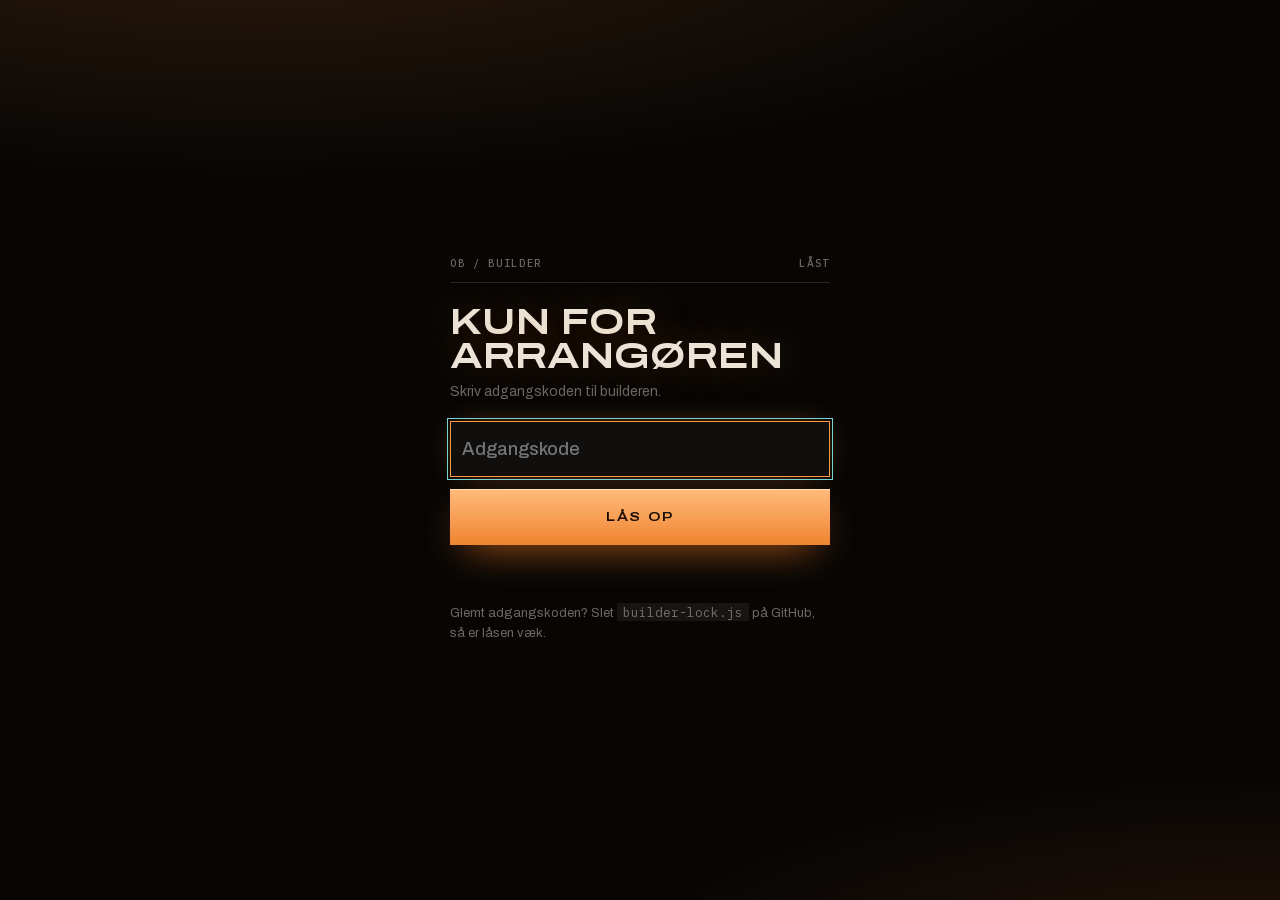
<file: builder.html>
<!DOCTYPE html>
<html lang="da">
<head>
  <meta charset="utf-8">
  <meta name="viewport" content="width=device-width, initial-scale=1">
  <meta name="robots" content="noindex, nofollow">
  <title>Operation Bucharest – Builder</title>
  <link rel="stylesheet" href="fonts/fonts.css">
  <style>
    /* VOICE: the back office of Operation Bucharest; same haze and hairlines as the wheel, calmer
       IDEA: a dispatch sheet: five names, five codes
       PICTURE: the five person rows with their codes
       COLOUR and TYPE: warm near-black, amber for actions, teal hairlines; Archivo + IBM Plex Mono
       LAYOUT: one column: people, build, save */
    :root {
      --bg: #070605; --bone: #ebe3d5; --bone-2: rgba(235,227,213,.68); --bone-3: rgba(235,227,213,.44); --bone-4: rgba(235,227,213,.22);
      --line: rgba(235,227,213,.14); --line-2: rgba(235,227,213,.26);
      --amber: #ff9a3d; --amber-hi: #ffc285; --teal: #74d4cf; --err: #ff7f61; --ok: #8fe0b0;
      --f-wide: 'Archivo', 'Helvetica Neue', Arial, sans-serif; --f-mono: 'IBM Plex Mono', ui-monospace, Menlo, monospace;
      color-scheme: dark;
    }
    * { box-sizing: border-box; min-width: 0; }
    body {
      margin: 0; color: var(--bone); font: 15px/1.55 var(--f-wide); -webkit-font-smoothing: antialiased; overflow-x: clip;
      background: radial-gradient(120% 50% at 20% -10%, rgba(255,136,48,.16), transparent 60%),
                  radial-gradient(90% 40% at 100% 110%, rgba(196,84,26,.18), transparent 60%), var(--bg);
      background-attachment: fixed; min-height: 100vh;
    }
    .wrap { max-width: 1040px; margin: 0 auto; padding: clamp(20px, 4vw, 44px) max(4vw, 16px) 80px; }
    .bar { display: flex; justify-content: space-between; gap: 12px; padding-bottom: 12px; border-bottom: 1px solid var(--line);
      font: 500 10.5px/1.2 var(--f-mono); letter-spacing: .16em; text-transform: uppercase; color: var(--bone-3); }
    .bar b { color: var(--amber-hi); font-weight: 500; }
    h1 { margin: 26px 0 10px; font-weight: 640; font-stretch: 125%; text-transform: uppercase; line-height: .95; font-size: clamp(28px, 6vw, 46px); text-shadow: 0 0 40px rgba(255,140,50,.25); }
    h2 { margin: 0 0 4px; font: 600 15px/1.3 var(--f-wide); font-stretch: 118%; letter-spacing: .1em; text-transform: uppercase; color: var(--amber-hi); }
    p { margin: 0; }
    .lead { color: var(--bone-2); max-width: 70ch; }
    .note { margin-top: 18px; padding: 14px 16px; border-left: 2px solid var(--amber); background: rgba(255,140,50,.06); color: var(--bone-2); font-size: 14px; max-width: 80ch; }
    .note strong { color: var(--amber-hi); font-weight: 600; }
    .card { margin-top: 26px; padding: clamp(16px, 2.5vw, 24px); background: rgba(235,227,213,.025); box-shadow: inset 0 0 0 1px var(--line); }
    .sub { color: var(--bone-3); font-size: 14px; margin-bottom: 16px; }
    .row { display: flex; gap: 10px; flex-wrap: wrap; align-items: center; }
    .inp { width: 100%; min-height: 44px; padding: 9px 12px; border: 0; border-radius: 0; background: rgba(235,227,213,.04); color: var(--bone);
      box-shadow: inset 0 0 0 1px var(--line-2); font: 500 16px var(--f-wide); }
    .inp:focus { outline: none; box-shadow: inset 0 0 0 1px var(--amber), 0 0 30px -10px rgba(255,130,40,.6); }
    .inp.bad { box-shadow: inset 0 0 0 1px var(--err); }
    .inp.code { font-family: var(--f-mono); letter-spacing: .12em; text-transform: uppercase; }
    .btn { display: inline-flex; align-items: center; justify-content: center; min-height: 44px; padding: 10px 16px; border: 0; border-radius: 0; cursor: pointer; white-space: nowrap;
      font: 600 12.5px/1 var(--f-wide); font-stretch: 115%; letter-spacing: .12em; text-transform: uppercase;
      background: rgba(235,227,213,.04); color: var(--bone-2); box-shadow: inset 0 0 0 1px var(--line-2); transition: all .15s; }
    .btn:hover { color: var(--bone); box-shadow: inset 0 0 0 1px var(--amber); }
    .btn:active { transform: scale(.98); }
    .btn:disabled { opacity: .4; cursor: default; transform: none; }
    .btn:focus-visible, .inp:focus-visible { outline: 1px solid var(--teal); outline-offset: 2px; }
    .btn.primary { color: #1b0d03; background: linear-gradient(180deg, #ffbb7c, #f0842f); box-shadow: inset 0 1px 0 rgba(255,238,215,.7), 0 14px 40px -16px rgba(255,128,36,.9); }
    .btn.small { min-height: 36px; padding: 6px 10px; font-size: 11px; }
    .btn.danger:hover { color: var(--err); box-shadow: inset 0 0 0 1px var(--err); }

    .people { display: grid; gap: 10px; }
    .person { display: grid; grid-template-columns: 70px minmax(0, 1fr) minmax(0, 1.1fr) auto; gap: 10px; align-items: start; padding: 12px; box-shadow: inset 0 0 0 1px var(--line); }
    .pno { font: 500 11px/1.2 var(--f-mono); letter-spacing: .14em; text-transform: uppercase; color: var(--bone-3); padding-top: 14px; }
    .pno b { display: block; font-size: 22px; color: var(--amber-hi); letter-spacing: 0; margin-top: 2px; }
    .codebox { display: flex; gap: 6px; }
    .codebox .inp { flex: 1; }
    .codewarn { font: 500 11px/1.3 var(--f-mono); letter-spacing: .06em; min-height: 16px; margin-top: 5px; color: var(--err); }
    .codewarn.ok { color: var(--bone-3); }
    .moves { display: flex; gap: 6px; }
    @media (max-width: 680px) {
      .person { grid-template-columns: 52px minmax(0, 1fr); }
      .person > .codecol, .person > .moves { grid-column: 2; }
      .pno { grid-row: span 3; }
    }


    .out { width: 100%; min-height: 110px; resize: vertical; background: #050403; color: var(--bone-2); border: 0; box-shadow: inset 0 0 0 1px var(--line); padding: 12px; font: 12px/1.5 var(--f-mono); overflow-wrap: anywhere; }
    .status { margin-top: 12px; font-size: 14px; min-height: 22px; }
    .status.ok { color: var(--ok); }
    .status.bad { color: var(--err); }
    .grid2 { display: grid; grid-template-columns: repeat(auto-fit, minmax(min(100%, 340px), 1fr)); gap: 18px; }
    ol.steps { margin: 12px 0 0; padding-left: 20px; color: var(--bone-2); font-size: 14.5px; }
    ol.steps li { margin: 4px 0; }
    code { background: rgba(235,227,213,.07); padding: 1px 6px; font: 12.5px var(--f-mono); }
    .hidden { display: none; }
    .start { background: rgba(255,140,50,.05); box-shadow: inset 0 0 0 1px rgba(255,154,61,.45); }
    .start .steps { font-size: 15.5px; color: var(--bone); }
    .start .steps li { margin: 8px 0; }
    .start .steps strong { color: var(--amber-hi); font-weight: 600; }
    .btn.big { min-height: 54px; padding: 12px 24px; font-size: 13.5px; }
    #startStatus { margin: 8px 0 4px; padding: 12px 14px; font-size: 15px; }
    #startStatus.ok { background: rgba(143,224,176,.07); border-left: 2px solid var(--ok); }
    #startStatus.bad { background: rgba(255,127,97,.08); border-left: 2px solid var(--err); color: var(--bone); }
    #startStatus.warn { background: rgba(255,154,61,.08); border-left: 2px solid var(--amber); color: var(--bone); }
    #startStatus strong { color: var(--err); }
    /* Simple lock screen (see builder-lock.js) */
    .gate { display: none; min-height: 100vh; min-height: 100dvh; align-items: center; justify-content: center; padding: 24px max(5vw, 16px); }
    .gated .gate { display: flex; }
    .gated .wrap { display: none; }
    .gate-box { width: 100%; max-width: 380px; }
    .gate h1 { margin: 22px 0 8px; font-size: clamp(26px, 8vw, 36px); }
    .gate .sub { margin-bottom: 18px; }
    .gate .inp { min-height: 56px; font-size: 18px; }
    .gate .btn { width: 100%; margin-top: 12px; min-height: 56px; font-size: 13.5px; }
    .gate .err { min-height: 22px; margin: 10px 0 0; color: var(--err); font-size: 14px; }
    .gate .hint { margin-top: 26px; font-size: 13px; color: var(--bone-3); }
  </style>
  <script src="builder-lock.js"></script>
  <script>
    // Simple lock: if builder-lock.js holds a password hash, hide the page until the password is typed (remembered in this tab)
    (function () {
      var L = window.OB_LOCK, ok = false;
      try { ok = !!(L && L.hash) && sessionStorage.getItem('ob_builder_ok') === L.hash; } catch (e) {}
      if (L && L.hash && !ok) document.documentElement.className += ' gated';
    })();
  </script>
</head>
<body>
<div class="gate" id="gate">
  <form class="gate-box" id="gateForm">
    <div class="bar"><span>OB / Builder</span><span>Låst</span></div>
    <h1>Kun for arrangøren</h1>
    <p class="sub">Skriv adgangskoden til builderen.</p>
    <input type="text" name="username" autocomplete="username" value="Operation Bucharest builder" class="hidden" aria-hidden="true" tabindex="-1">
    <input class="inp" id="gatePw" name="password" type="password" autocomplete="current-password" placeholder="Adgangskode" aria-label="Adgangskode">
    <button class="btn primary" id="gateBtn" type="submit">Lås op</button>
    <p class="err" id="gateErr" role="alert"></p>
    <p class="hint">Glemt adgangskoden? Slet <code>builder-lock.js</code> på GitHub, så er låsen væk.</p>
  </form>
</div>
<div class="wrap">
  <div class="bar"><span>OB / Builder</span><span id="tripBar"></span></div>
  <h1>Operation Bucharest · Builder</h1>
  <section class="card start" id="startCard" style="margin-top:18px">
    <h2>Sådan gør du</h2>
    <p class="status" id="startStatus" role="status"></p>
    <ol class="steps">
      <li>Tjek navnene herunder. Rækkefølgen er person 1–5.</li>
      <li>Tryk <strong>Byg og hent data.js</strong>.</li>
      <li>Upload filen på GitHub: <em>Add file → Upload files</em>, vælg <code>data.js</code>, og tryk <em>Commit changes</em>.</li>
    </ol>
    <div class="row" style="margin-top:16px"><button class="btn primary big" id="buildBtn">Byg og hent data.js</button></div>
    <p class="status" id="buildStatus" role="status"></p>
  </section>

  <p class="lead" style="margin-top:24px">Skriv de fem navne og giv hver person en kode. Rækkefølgen er kun et nummer (1–5). Byg derefter <code>data.js</code> og læg den på GitHub ved siden af <code>index.html</code>.</p>
  <p class="note"><strong>Hold koderne private.</strong> Alt sker i din browser, og intet sendes nogen steder. Kun <code>data.js</code> skal på GitHub – den er krypteret. Din opsætningsfil (.json) og kodelisten indeholder koderne i klartekst og må ikke ligge i repoet.</p>


  <section class="card">
    <h2>Personer</h2>
    <p class="sub">Præcis fem personer. Brug pilene for at ændre rækkefølgen. Listerne til hjulet ligger i <code>menu.js</code>.</p>
    <div class="people" id="people"></div>
  </section>

  <section class="card">
    <h2>Filen og koderne</h2>
    <p class="sub">data.js krypterer hver persons navn og nummer med deres egen kode (PBKDF2-SHA256 + AES-GCM). Uden koden kan ingen læse noget i filen.</p>
    <div class="row">
      <button class="btn" id="dlData" disabled>Hent data.js igen</button>
      <button class="btn" id="copyData" disabled>Kopiér indhold</button>
    </div>
    <textarea class="out hidden" id="dataOut" readonly aria-label="Indhold af data.js"></textarea>

    <div class="grid2" style="margin-top:18px">
      <div>
        <h2 style="font-size:13px">Test en kode</h2>
        <p class="sub" style="margin-bottom:10px">Tjekker den byggede fil, præcis som hjulet gør.</p>
        <div class="row" style="flex-wrap:nowrap">
          <input class="inp code" id="testCode" placeholder="XXXX-XXXX" aria-label="Kode til test">
          <button class="btn" id="testBtn" disabled>Test</button>
        </div>
        <p class="status" id="testStatus" role="status"></p>
      </div>
      <div>
        <h2 style="font-size:13px">Kodeliste</h2>
        <p class="sub" style="margin-bottom:10px">Send hver person kun deres egen kode.</p>
        <textarea class="out" id="codeList" readonly style="min-height:110px" aria-label="Kodeliste"></textarea>
        <div class="row" style="margin-top:8px"><button class="btn small" id="copyCodes">Kopiér kodeliste</button></div>
      </div>
    </div>
  </section>

  <section class="card">
    <h2>Gem din opsætning</h2>
    <p class="sub">Siden husker dit udkast i denne browser. Gem også en kopi som fil, så du kan rette i den senere. Du kan også indlæse en opsætning fra den gamle builder – navne, koder og rækkefølge bliver bevaret, og de gamle felter og odds bliver droppet.</p>
    <div class="row">
      <button class="btn" id="saveSetup">Gem opsætning (.json)</button>
      <label class="btn" for="loadSetup" tabindex="0">Indlæs opsætning</label>
      <input type="file" id="loadSetup" accept=".json,application/json" class="hidden">
      <button class="btn danger" id="resetBtn">Start forfra</button>
    </div>
    <p class="status" id="setupStatus" role="status"></p>
    <p class="sub" style="margin:12px 0 0">Efter upload: vent et minuts tid, og genindlæs hjulet. Koder, der ikke er med i den nye fil, holder op med at virke.</p>
  </section>

  <section class="card">
    <h2>Adgangskode til builderen</h2>
    <p class="sub">En simpel lås, der holder nysgerrige ude. Koden til siden er offentlig på GitHub, så det er ikke en rigtig lås. Dine venners koder er sikre uanset hvad, og kun du kan ændre dit site.</p>
    <p class="status" id="lockState"></p>
    <form class="grid2" id="lockForm" onsubmit="return false">
      <input type="text" name="username" autocomplete="username" value="Operation Bucharest builder" class="hidden" aria-hidden="true" tabindex="-1">
      <input class="inp" id="newPw" type="password" autocomplete="new-password" placeholder="Ny adgangskode" aria-label="Ny adgangskode">
      <input class="inp" id="newPw2" type="password" autocomplete="new-password" placeholder="Gentag adgangskoden" aria-label="Gentag adgangskoden">
    </form>
    <div class="row" style="margin-top:12px"><button class="btn" id="makeLock">Lav låsefil</button></div>
    <p class="status" id="lockStatus" role="status"></p>
    <ol class="steps">
      <li>Skriv en adgangskode to gange, og tryk <strong>Lav låsefil</strong>. Filen <code>builder-lock.js</code> bliver hentet.</li>
      <li>Upload den på GitHub: <em>Add file → Upload files</em>, vælg <code>builder-lock.js</code>, og tryk <em>Commit changes</em>.</li>
      <li>Efter et par minutter beder builderen om adgangskoden.</li>
    </ol>
    <p class="sub" style="margin:12px 0 0">Vil du fjerne låsen, eller har du glemt adgangskoden? Slet <code>builder-lock.js</code> på GitHub, eller lav en ny.</p>
  </section>
</div>

<script src="menu.js"></script>
<script>
// PBKDF2-SHA256 of the builder password (used by the lock screen and by «Lav låsefil»)
async function obPwHash(pw, salt, iter) {
  const base = await crypto.subtle.importKey('raw', new TextEncoder().encode(String(pw).normalize('NFC')), 'PBKDF2', false, ['deriveBits']);
  const bits = new Uint8Array(await crypto.subtle.deriveBits({ name: 'PBKDF2', salt, iterations: iter, hash: 'SHA-256' }, base, 256));
  let s = ''; bits.forEach(x => s += String.fromCharCode(x)); return btoa(s);
}

function startBuilder() {
  const $ = id => document.getElementById(id);
  const M = window.OB_MENU || {};
  const DRAFT_KEY = 'ob_builder_draft';
  const ITER = 250000, P = M.people || 5;
  const ALPH = 'ABCDEFGHJKMNPQRSTUVWXYZ23456789';
  const normCode = s => (s || '').normalize('NFC').toUpperCase().replace(/[^\p{L}\p{N}]/gu, '');
  const esc = s => String(s).replace(/[&<>"']/g, m => ({ '&': '&amp;', '<': '&lt;', '>': '&gt;', '"': '&quot;', "'": '&#39;' }[m]));
  const pad = n => String(n).padStart(2, '0');

  function genCode() {
    const out = [], buf = new Uint8Array(16);
    while (out.length < 8) {
      crypto.getRandomValues(buf);
      for (const v of buf) if (v < ALPH.length * 8 && out.length < 8) out.push(ALPH[v % ALPH.length]);
    }
    return out.slice(0, 4).join('') + '-' + out.slice(4).join('');
  }
  const blank = i => ({ n: `Person ${i + 1}`, c: genCode() });
  const defaults = () => ({ people: Array.from({ length: P }, (_, i) => blank(i)) });

  // Accepts the new format ({ people }) and the old one ({ slices, players: [{ n, c, w }] })
  function migrate(s) {
    if (!s || typeof s !== 'object') return null;
    const list = Array.isArray(s.people) ? s.people : Array.isArray(s.players) ? s.players : null;
    if (!list || !list.length) return null;
    const people = list.filter(p => p && typeof p === 'object').slice(0, P).map((p, i) => ({ n: typeof p.n === 'string' ? p.n : `Person ${i + 1}`, c: typeof p.c === 'string' ? p.c : genCode() }));
    while (people.length < P) people.push(blank(people.length));
    return { people, dropped: Math.max(0, list.length - P), old: !Array.isArray(s.people) };
  }

  // source: where the names and codes came from: 'old' (old builder draft), 'saved' (this builder), 'file', 'fresh' (Start forfra), 'none'
  let state, built = null, loadedNote = '', source = 'none';
  try {
    const m = migrate(JSON.parse(localStorage.getItem(DRAFT_KEY)));
    if (m) { state = { people: m.people }; source = m.old ? 'old' : 'saved'; if (m.old) loadedNote = `Udkast fra den gamle builder indlæst: navne, koder og rækkefølge er bevaret, felter og odds er droppet${m.dropped ? `, og ${m.dropped} ekstra ${m.dropped === 1 ? 'person' : 'personer'} er fjernet (kun de første fem er med)` : ''}.`; }
  } catch (e) {}
  if (!state) state = defaults();

  let saveT = 0;
  function persist() {
    clearTimeout(saveT);
    saveT = setTimeout(() => { try { localStorage.setItem(DRAFT_KEY, JSON.stringify({ v: 2, people: state.people })); } catch (e) {} }, 250);
    invalidate();
  }
  function invalidate() {
    if (!built) return;
    built = null;
    $('dlData').disabled = $('copyData').disabled = $('testBtn').disabled = true;
    setStatus('buildStatus', 'Ændret siden sidste build – byg igen før du uploader.', '');
  }
  function setStatus(id, msg, cls) { const el = $(id); el.textContent = msg; el.className = 'status' + (cls ? ' ' + cls : ''); }
  const name = (p, i) => (p.n || '').trim() || `Person ${i + 1}`;

  // ── Render ──
  function render() {
    $('people').innerHTML = state.people.map((p, i) => `
      <div class="person">
        <div class="pno">Person<b>${pad(i + 1)}</b></div>
        <div><input class="inp" data-name="${i}" value="${esc(p.n)}" placeholder="Navn" aria-label="Navn på person ${i + 1}"></div>
        <div class="codecol">
          <div class="codebox"><input class="inp code" data-code="${i}" value="${esc(p.c)}" aria-label="Kode for person ${i + 1}">
            <button class="btn small" data-gen="${i}" title="Ny tilfældig kode" aria-label="Ny kode til person ${i + 1}">↻</button></div>
          <div class="codewarn" id="cw-${i}"></div>
        </div>
        <div class="moves">
          <button class="btn small" data-up="${i}" ${i === 0 ? 'disabled' : ''} aria-label="Flyt person ${i + 1} op">↑</button>
          <button class="btn small" data-down="${i}" ${i === P - 1 ? 'disabled' : ''} aria-label="Flyt person ${i + 1} ned">↓</button>
        </div>
      </div>`).join('');
    refresh();
  }

  function refresh() {
    $('tripBar').textContent = M.tripLabel || '';
    checkCodes();
    $('codeList').value = state.people.map((p, i) => `${i + 1}. ${name(p, i)}: ${p.c}`).join('\n');
  }

  function checkCodes() {
    const seen = new Map();
    let problems = 0;
    state.people.forEach((p, i) => {
      const n = normCode(p.c), w = $(`cw-${i}`), inp = document.querySelector(`[data-code="${i}"]`);
      let msg = '', bad = false;
      if (!n) { msg = 'Mangler kode'; bad = true; }
      else if (seen.has(n)) { msg = `Samme kode som ${name(state.people[seen.get(n)], seen.get(n))}`; bad = true; }
      else if (n.length < 8) { msg = 'Svag – brug mindst 8 tegn'; bad = true; }
      if (n && !seen.has(n)) seen.set(n, i);
      if (w) { w.textContent = msg || 'OK'; w.className = 'codewarn' + (bad ? '' : ' ok'); }
      if (inp) inp.classList.toggle('bad', bad);
      if (bad) problems++;
    });
    return problems;
  }

  // ── Edits ──
  $('people').addEventListener('input', e => {
    const t = e.target, d = t.dataset;
    if (d.name !== undefined) state.people[+d.name].n = t.value;
    else if (d.code !== undefined) state.people[+d.code].c = t.value.toUpperCase();
    else return;
    refresh(); persist();
  });
  $('people').addEventListener('click', e => {
    const b = e.target.closest('button'); if (!b) return;
    const d = b.dataset, L = state.people;
    if (d.gen !== undefined) L[+d.gen].c = genCode();
    else if (d.up !== undefined && +d.up > 0) { const i = +d.up; [L[i - 1], L[i]] = [L[i], L[i - 1]]; }
    else if (d.down !== undefined && +d.down < P - 1) { const i = +d.down; [L[i + 1], L[i]] = [L[i], L[i + 1]]; }
    else return;
    render(); persist();
    const focusSel = d.up !== undefined ? `[data-up="${Math.max(1, +d.up - 1)}"]` : d.down !== undefined ? `[data-down="${Math.min(P - 2, +d.down + 1)}"]` : null;
    if (focusSel) { const f = document.querySelector(focusSel); if (f) f.focus(); }
  });

  // ── Crypto ──
  const toB64 = u8 => { let s = ''; u8.forEach(b => s += String.fromCharCode(b)); return btoa(s); };
  const fromB64 = s => Uint8Array.from(atob(s), c => c.charCodeAt(0));
  async function deriveKey(code, salt, iter, usage) {
    const base = await crypto.subtle.importKey('raw', new TextEncoder().encode(code), 'PBKDF2', false, ['deriveKey']);
    return crypto.subtle.deriveKey({ name: 'PBKDF2', salt, iterations: iter, hash: 'SHA-256' }, base, { name: 'AES-GCM', length: 256 }, false, [usage]);
  }

  const BUILD_LABEL = 'Byg og hent data.js';
  let armT = 0;
  $('buildBtn').onclick = async () => {
    const btn = $('buildBtn');
    if (!window.crypto || !crypto.subtle) { setStatus('buildStatus', 'Din browser tillader ikke kryptering her. Åbn siden via https eller localhost i Chrome, Edge, Firefox eller Safari.', 'bad'); return; }
    if (checkCodes()) { setStatus('buildStatus', 'Kan ikke bygge endnu: ret kodefejlene.', 'bad'); return; }
    // No names/codes found from last time: building now would give everyone new codes, so ask twice
    if (source === 'none' && !btn.dataset.armed) {
      btn.dataset.armed = '1'; btn.textContent = 'Tryk igen: byg med nye koder';
      setStatus('buildStatus', 'Pas på: koderne herunder er nye. Dine venners gamle koder holder op med at virke.', 'bad');
      clearTimeout(armT); armT = setTimeout(() => { delete btn.dataset.armed; btn.textContent = BUILD_LABEL; }, 5000);
      return;
    }
    clearTimeout(armT); delete btn.dataset.armed;
    btn.disabled = true; btn.textContent = 'Bygger…';
    try {
      const salt = crypto.getRandomValues(new Uint8Array(16));
      const entries = [];
      for (const [i, p] of state.people.entries()) {
        const key = await deriveKey(normCode(p.c), salt, ITER, 'encrypt');
        const iv = crypto.getRandomValues(new Uint8Array(12));
        const payload = { n: name(p, i), p: i + 1 };
        const ct = new Uint8Array(await crypto.subtle.encrypt({ name: 'AES-GCM', iv }, key, new TextEncoder().encode(JSON.stringify(payload))));
        entries.push({ iv: toB64(iv), ct: toB64(ct) });
      }
      for (let i = entries.length - 1; i > 0; i--) {
        const j = crypto.getRandomValues(new Uint32Array(1))[0] % (i + 1);
        [entries[i], entries[j]] = [entries[j], entries[i]];
      }
      const data = { v: 2, iter: ITER, salt: toB64(salt), entries };
      const stamp = new Date().toLocaleString('da-DK');
      built = { data, text: `/* Operation Bucharest – krypterede data (navn + personnummer pr. kode), bygget ${stamp}. Rediger ikke i hånden: brug builder.html. */\nwindow.OB_DATA = ${JSON.stringify(data)};\n` };
      $('dataOut').value = built.text; $('dataOut').classList.remove('hidden');
      $('dlData').disabled = $('copyData').disabled = $('testBtn').disabled = false;
      download('data.js', built.text, 'text/javascript');
      setStatus('buildStatus', `Færdig: data.js med ${entries.length} koder er hentet. Næste: upload den på GitHub (trin 3).`, 'ok');
    } catch (e) {
      setStatus('buildStatus', 'Noget gik galt under bygningen: ' + e.message, 'bad');
    } finally { btn.disabled = false; btn.textContent = BUILD_LABEL; }
  };

  function renderStart() {
    const el = $('startStatus');
    const msg = {
      old: ['ok', 'Fandt dine navne og koder fra sidst i denne browser. Dine venner beholder deres koder.'],
      saved: ['ok', 'Fandt dine gemte navne og koder i denne browser.'],
      file: ['ok', 'Navne og koder er indlæst fra din fil.'],
      fresh: ['warn', 'Alle har fået nye koder. Husk at sende hver person deres nye kode (se Kodeliste længere nede).'],
      none: ['bad', '<strong>Fandt ingen navne og koder fra sidst i denne browser.</strong> Åbn siden i den browser, du brugte sidst. Eller tryk «Indlæs opsætning» nederst og vælg din .json-fil. Bygger du med koderne herunder, får alle nye koder.']
    }[source];
    el.innerHTML = msg[1]; el.className = 'status ' + msg[0];
  }

  function download(fname, text, type) {
    const a = document.createElement('a');
    a.href = URL.createObjectURL(new Blob([text], { type }));
    a.download = fname; document.body.appendChild(a); a.click();
    setTimeout(() => { URL.revokeObjectURL(a.href); a.remove(); }, 1000);
  }
  async function copy(text, statusId, okMsg) {
    try { await navigator.clipboard.writeText(text); setStatus(statusId, okMsg, 'ok'); }
    catch (e) { setStatus(statusId, 'Kunne ikke kopiere – markér teksten og kopiér selv.', 'bad'); }
  }
  $('dlData').onclick = () => built && download('data.js', built.text, 'text/javascript');
  $('copyData').onclick = () => built && copy(built.text, 'buildStatus', 'Indholdet er kopieret.');
  $('copyCodes').onclick = () => copy($('codeList').value, 'setupStatus', 'Kodelisten er kopieret.');

  $('testBtn').onclick = async () => {
    if (!built) return;
    const code = normCode($('testCode').value);
    if (!code) { setStatus('testStatus', 'Skriv en kode.', 'bad'); return; }
    const key = await deriveKey(code, fromB64(built.data.salt), built.data.iter, 'decrypt');
    for (const e of built.data.entries) {
      try {
        const p = JSON.parse(new TextDecoder().decode(await crypto.subtle.decrypt({ name: 'AES-GCM', iv: fromB64(e.iv) }, key, fromB64(e.ct))));
        setStatus('testStatus', `Virker: åbner ${p.n} (person ${p.p}).`, 'ok');
        return;
      } catch (err) {}
    }
    setStatus('testStatus', 'Koden åbner ikke noget i den byggede fil.', 'bad');
  };
  $('testCode').addEventListener('keydown', e => { if (e.key === 'Enter') $('testBtn').click(); });

  // ── Save / load / reset ──
  $('saveSetup').onclick = () => {
    download('operation-bucharest-opsaetning.json', JSON.stringify({ app: 'operation-bucharest', v: 2, people: state.people }, null, 2), 'application/json');
    setStatus('setupStatus', 'Gemt. Læg filen et privat sted – ikke på GitHub.', 'ok');
  };
  $('loadSetup').addEventListener('change', async e => {
    const f = e.target.files[0]; if (!f) return;
    try {
      const m = migrate(JSON.parse(await f.text()));
      if (!m) throw new Error('forkert format');
      state = { people: m.people }; source = 'file'; renderStart();
      render(); persist();
      setStatus('setupStatus', m.old
        ? `Indlæst fra den gamle builder: navne, koder og rækkefølge er bevaret, felter og odds er droppet${m.dropped ? ` (${m.dropped} ekstra fjernet – kun de første fem er med)` : ''}.`
        : 'Indlæst.', 'ok');
    } catch (err) { setStatus('setupStatus', 'Kunne ikke læse filen (' + err.message + ').', 'bad'); }
    e.target.value = '';
  });
  $('resetBtn').onclick = function () {
    if (!this.dataset.armed) {
      this.dataset.armed = '1'; this.textContent = 'Tryk igen for at nulstille';
      setTimeout(() => { delete this.dataset.armed; this.textContent = 'Start forfra'; }, 3000);
      return;
    }
    delete this.dataset.armed; this.textContent = 'Start forfra';
    state = defaults(); source = 'fresh'; renderStart(); render(); persist();
    setStatus('setupStatus', 'Nulstillet med nye koder.', 'ok');
  };
  document.querySelector('label[for="loadSetup"]').addEventListener('keydown', e => { if (e.key === 'Enter' || e.key === ' ') { e.preventDefault(); $('loadSetup').click(); } });

  // ── Password lock for this page ──
  const LOCK = window.OB_LOCK && window.OB_LOCK.hash ? window.OB_LOCK : null;
  $('lockState').textContent = LOCK ? 'Låsen er slået til.' : 'Låsen er slået fra: alle kan åbne builderen (men ingen andre kan ændre dit site).';
  $('lockState').className = 'status' + (LOCK ? ' ok' : '');
  $('makeLock').onclick = async () => {
    const a = $('newPw').value, b = $('newPw2').value;
    if (a.length < 6) { setStatus('lockStatus', 'Brug mindst 6 tegn.', 'bad'); return; }
    if (a !== b) { setStatus('lockStatus', 'De to adgangskoder er ikke ens.', 'bad'); return; }
    if (!window.crypto || !crypto.subtle) { setStatus('lockStatus', 'Din browser tillader ikke kryptering her.', 'bad'); return; }
    const btn = $('makeLock'); btn.disabled = true; btn.textContent = 'Laver…';
    try {
      const salt = crypto.getRandomValues(new Uint8Array(16));
      const hash = await obPwHash(a, salt, ITER);
      const text = `/* Operation Bucharest – lås til builder.html, lavet ${new Date().toLocaleString('da-DK')}. Indeholder kun et hash, ikke adgangskoden. Slet filen for at fjerne låsen. */\nwindow.OB_LOCK = ${JSON.stringify({ v: 1, iter: ITER, salt: toB64(salt), hash })};\n`;
      download('builder-lock.js', text, 'text/javascript');
      $('newPw').value = $('newPw2').value = '';
      setStatus('lockStatus', 'Færdig: builder-lock.js er hentet. Næste: upload den på GitHub (trin 2).', 'ok');
    } catch (e) { setStatus('lockStatus', 'Noget gik galt: ' + e.message, 'bad'); }
    finally { btn.disabled = false; btn.textContent = 'Lav låsefil'; }
  };

  render();
  renderStart();
  if (loadedNote) { setStatus('setupStatus', loadedNote, 'ok'); persist(); }
}

// Lock screen: only start the builder once the password is right (or when there is no lock)
(function () {
  if (!document.documentElement.classList.contains('gated')) { startBuilder(); return; }
  const L = window.OB_LOCK, $ = id => document.getElementById(id);
  const salt = Uint8Array.from(atob(L.salt), c => c.charCodeAt(0));
  setTimeout(() => { try { $('gatePw').focus(); } catch (e) {} }, 60);
  $('gatePw').addEventListener('input', () => { $('gateErr').textContent = ''; });
  $('gateForm').addEventListener('submit', async e => {
    e.preventDefault();
    const btn = $('gateBtn'), pw = $('gatePw').value;
    if (!pw) { $('gateErr').textContent = 'Skriv adgangskoden.'; return; }
    if (!window.crypto || !crypto.subtle) { $('gateErr').textContent = 'Siden skal åbnes via https.'; return; }
    btn.disabled = true; btn.textContent = 'Tjekker…'; $('gateErr').textContent = '';
    let ok = false;
    try { ok = (await obPwHash(pw, salt, L.iter || 250000)) === L.hash; } catch (err) {}
    btn.disabled = false; btn.textContent = 'Lås op';
    if (!ok) { $('gateErr').textContent = 'Forkert adgangskode.'; $('gatePw').select(); return; }
    try { sessionStorage.setItem('ob_builder_ok', L.hash); } catch (err) {}
    $('gatePw').value = '';
    document.documentElement.classList.remove('gated');
    startBuilder();
  });
})();
</script>
</body>
</html>
</file>
<file: fonts/fonts.css>
/* Self-hosted fonts (SIL Open Font License, see OFL-*.txt in this folder).
   Archivo: wide titles · Archivo Narrow: wheel labels · IBM Plex Mono: readouts */
@font-face { font-family: 'Archivo'; font-style: normal; font-weight: 100 900; font-stretch: 62% 125%; font-display: swap;
  src: url(archivo-100-900-latin.woff2) format('woff2');
  unicode-range: U+0000-00FF, U+0131, U+0152-0153, U+02BB-02BC, U+02C6, U+02DA, U+02DC, U+0304, U+0308, U+0329, U+2000-206F, U+20AC, U+2122, U+2191, U+2193, U+2212, U+2215, U+FEFF, U+FFFD; }
@font-face { font-family: 'Archivo'; font-style: normal; font-weight: 100 900; font-stretch: 62% 125%; font-display: swap;
  src: url(archivo-100-900-latin-ext.woff2) format('woff2');
  unicode-range: U+0100-02BA, U+02BD-02C5, U+02C7-02CC, U+02CE-02D7, U+02DD-02FF, U+0304, U+0308, U+0329, U+1D00-1DBF, U+1E00-1E9F, U+1EF2-1EFF, U+2020, U+20A0-20AB, U+20AD-20C4, U+2113, U+2C60-2C7F, U+A720-A7FF; }
@font-face { font-family: 'Archivo Narrow'; font-style: normal; font-weight: 400 700; font-display: swap;
  src: url(archivo-narrow-400-700-latin.woff2) format('woff2');
  unicode-range: U+0000-00FF, U+0131, U+0152-0153, U+02BB-02BC, U+02C6, U+02DA, U+02DC, U+0304, U+0308, U+0329, U+2000-206F, U+20AC, U+2122, U+2191, U+2193, U+2212, U+2215, U+FEFF, U+FFFD; }
@font-face { font-family: 'Archivo Narrow'; font-style: normal; font-weight: 400 700; font-display: swap;
  src: url(archivo-narrow-400-700-latin-ext.woff2) format('woff2');
  unicode-range: U+0100-02BA, U+02BD-02C5, U+02C7-02CC, U+02CE-02D7, U+02DD-02FF, U+0304, U+0308, U+0329, U+1D00-1DBF, U+1E00-1E9F, U+1EF2-1EFF, U+2020, U+20A0-20AB, U+20AD-20C4, U+2113, U+2C60-2C7F, U+A720-A7FF; }
@font-face { font-family: 'IBM Plex Mono'; font-style: normal; font-weight: 400; font-display: swap;
  src: url(ibm-plex-mono-400-latin.woff2) format('woff2');
  unicode-range: U+0000-00FF, U+0131, U+0152-0153, U+02BB-02BC, U+02C6, U+02DA, U+02DC, U+0304, U+0308, U+0329, U+2000-206F, U+20AC, U+2122, U+2191, U+2193, U+2212, U+2215, U+FEFF, U+FFFD; }
@font-face { font-family: 'IBM Plex Mono'; font-style: normal; font-weight: 400; font-display: swap;
  src: url(ibm-plex-mono-400-latin-ext.woff2) format('woff2');
  unicode-range: U+0100-02BA, U+02BD-02C5, U+02C7-02CC, U+02CE-02D7, U+02DD-02FF, U+0304, U+0308, U+0329, U+1D00-1DBF, U+1E00-1E9F, U+1EF2-1EFF, U+2020, U+20A0-20AB, U+20AD-20C4, U+2113, U+2C60-2C7F, U+A720-A7FF; }
@font-face { font-family: 'IBM Plex Mono'; font-style: normal; font-weight: 500; font-display: swap;
  src: url(ibm-plex-mono-500-latin.woff2) format('woff2');
  unicode-range: U+0000-00FF, U+0131, U+0152-0153, U+02BB-02BC, U+02C6, U+02DA, U+02DC, U+0304, U+0308, U+0329, U+2000-206F, U+20AC, U+2122, U+2191, U+2193, U+2212, U+2215, U+FEFF, U+FFFD; }
@font-face { font-family: 'IBM Plex Mono'; font-style: normal; font-weight: 500; font-display: swap;
  src: url(ibm-plex-mono-500-latin-ext.woff2) format('woff2');
  unicode-range: U+0100-02BA, U+02BD-02C5, U+02C7-02CC, U+02CE-02D7, U+02DD-02FF, U+0304, U+0308, U+0329, U+1D00-1DBF, U+1E00-1E9F, U+1EF2-1EFF, U+2020, U+20A0-20AB, U+20AD-20C4, U+2113, U+2C60-2C7F, U+A720-A7FF; }
</file>
